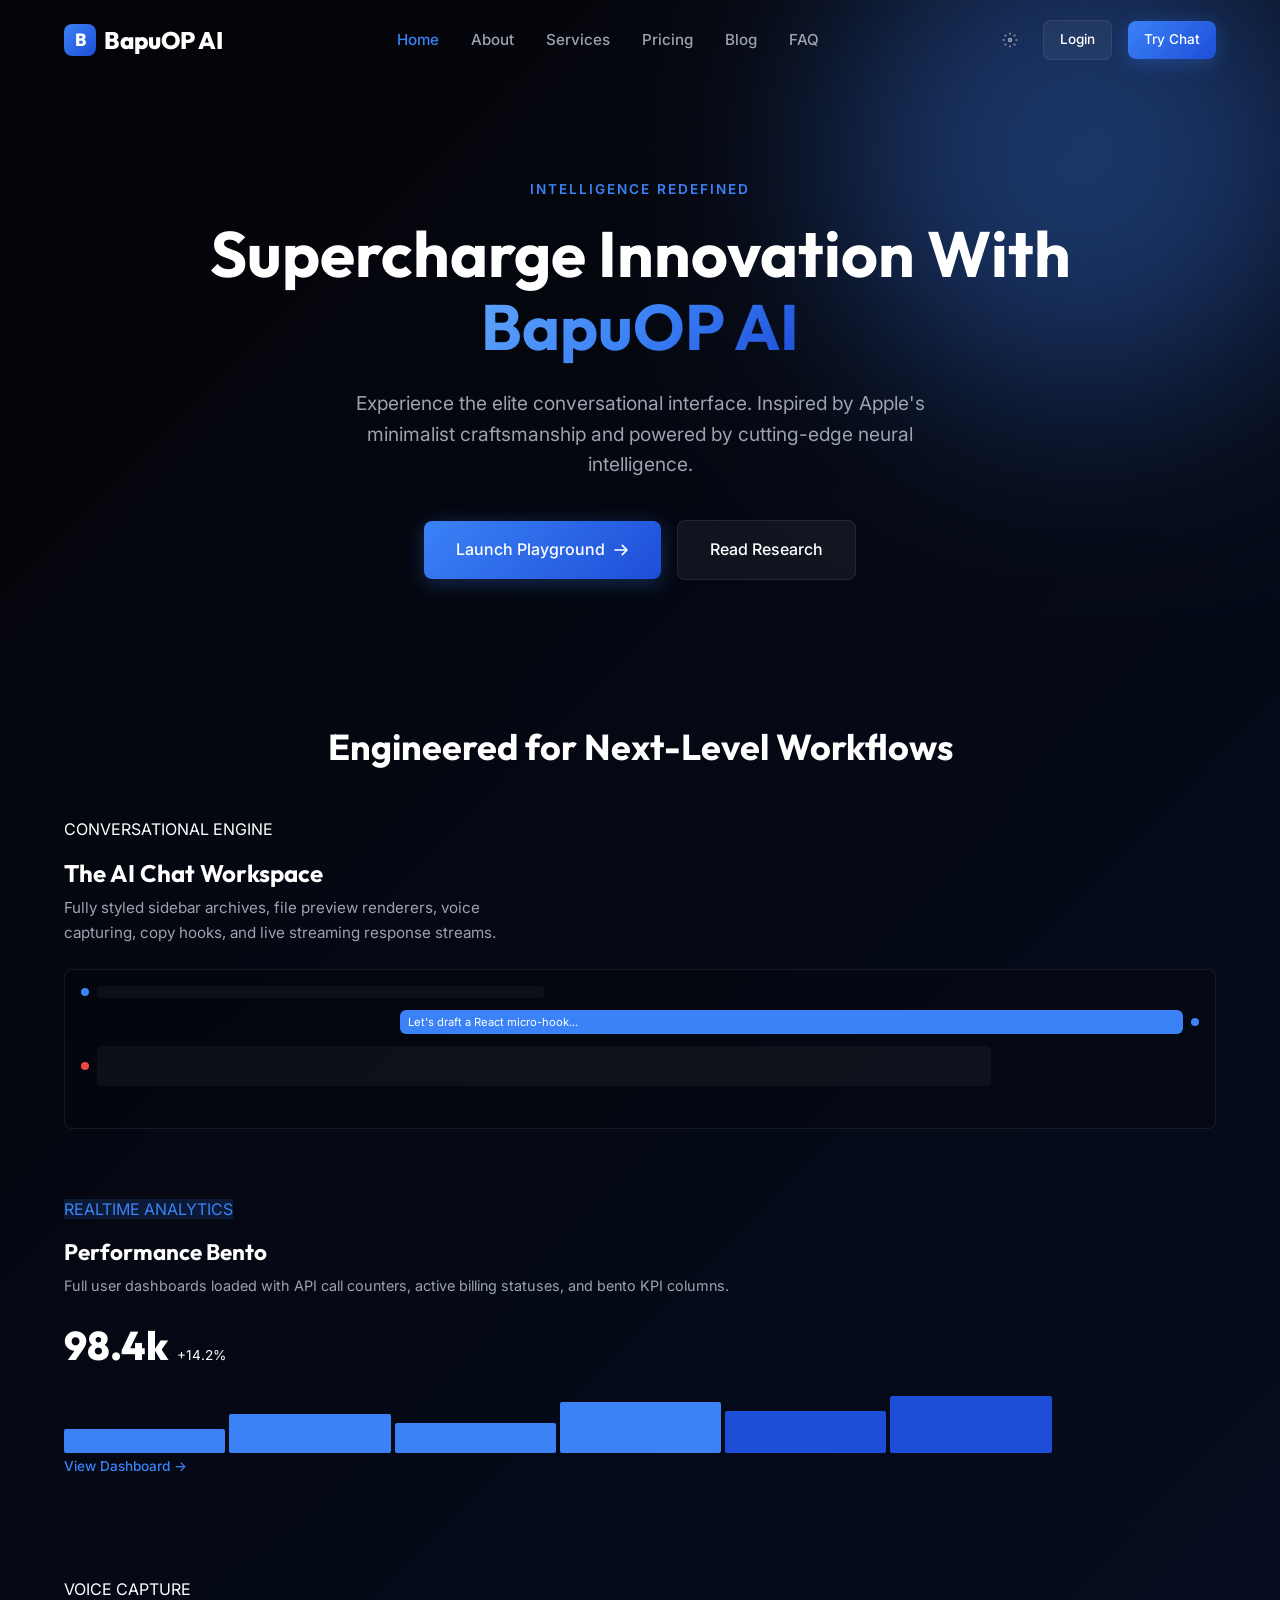
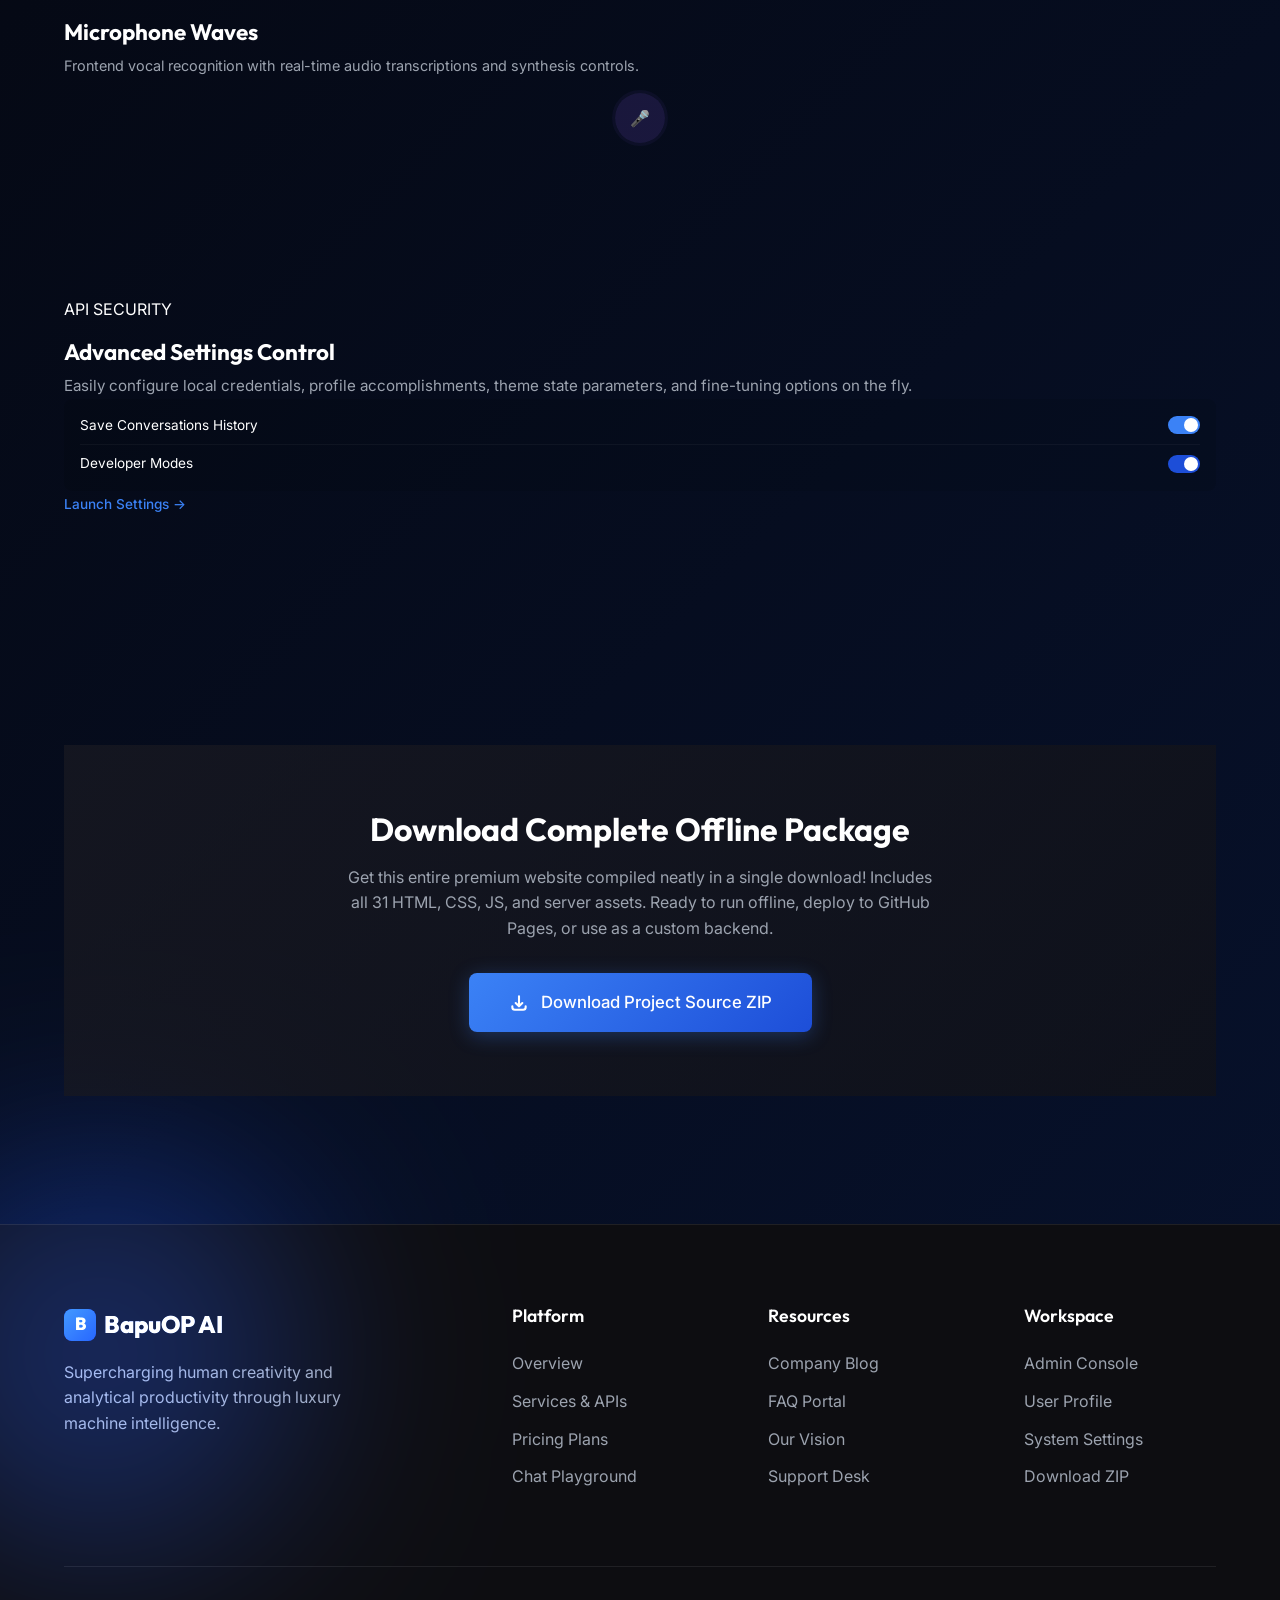
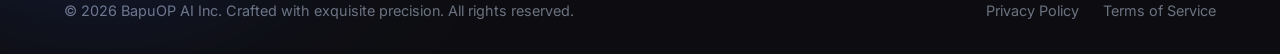
<file: index.html>
<!DOCTYPE html>
<html lang="en">
<head>
  <meta charset="UTF-8">
  <meta name="viewport" content="width=device-width, initial-scale=1.0">
  <title>BapuOP AI - Next-Generation Conversational Intelligence</title>
  
  <!-- SEO Meta Tags -->
  <meta name="description" content="Discover BapuOP AI, a premium conversational and creative AI portal designed with modern glassmorphism, responsive bento layouts, and real-time intelligence.">
  <meta name="keywords" content="AI Startup, OpenAI, ChatGPT, Perplexity, Claude, Apple Design, Machine Learning, Glassmorphism">
  
  <!-- Stylesheets -->
  <link rel="stylesheet" href="css/style.css">
  <link rel="stylesheet" href="css/animations.css">
  <link rel="stylesheet" href="css/responsive.css">
</head>
<body class="animated-gradient-bg">

  <!-- Ambient blur background shapes -->
  <div class="ambient-orb orb-1"></div>
  <div class="ambient-orb orb-2"></div>

  <!-- Background floating particles -->
  <div class="particle-container"></div>

  <!-- Cursor glow backdrop spotlight -->
  <div class="cursor-glow"></div>

  <!-- Navigation Header -->
  <header>
    <div class="container nav-container">
      <a href="index.html" class="logo" id="logo-main">
        <div class="logo-icon">B</div>
        <span>BapuOP AI</span>
      </a>
      
      <ul class="nav-menu" id="nav-menu-list">
        <li><a href="index.html" class="nav-link active">Home</a></li>
        <li><a href="about.html" class="nav-link">About</a></li>
        <li><a href="services.html" class="nav-link">Services</a></li>
        <li><a href="pricing.html" class="nav-link">Pricing</a></li>
        <li><a href="blog.html" class="nav-link">Blog</a></li>
        <li><a href="faq.html" class="nav-link">FAQ</a></li>
      </ul>
      
      <div class="nav-actions">
        <!-- Theme Toggle -->
        <button class="theme-toggle-btn" aria-label="Toggle theme">
          <!-- Moon Icon (Shown in light theme) -->
          <svg class="moon-icon" style="display:none; width: 18px; height: 18px;" fill="none" stroke="currentColor" stroke-width="2" viewBox="0 0 24 24"><path stroke-linecap="round" stroke-linejoin="round" d="M20.354 15.354A9 9 0 018.646 3.646 9.003 9.003 0 0012 21a9.003 9.003 0 008.354-5.646z"></path></svg>
          <!-- Sun Icon (Shown in dark theme) -->
          <svg class="sun-icon" style="width: 18px; height: 18px;" fill="none" stroke="currentColor" stroke-width="2" viewBox="0 0 24 24"><path stroke-linecap="round" stroke-linejoin="round" d="M12 3v1m0 16v1m9-9h-1M4 12H3m15.364-6.364l-.707.707M6.343 17.657l-.707.707m12.728 0l-.707-.707M6.343 6.343l-.707-.707M14 12a2 2 0 11-4 0 2 2 0 014 0z"></path></svg>
        </button>
        
        <a href="auth/login.html" class="btn btn-secondary" style="padding: 0.5rem 1rem; font-size: 0.85rem;">Login</a>
        <a href="chat/chat.html" class="btn btn-primary" style="padding: 0.5rem 1rem; font-size: 0.85rem;">Try Chat</a>
        
        <!-- Mobile nav toggle hamburger -->
        <button class="mobile-nav-toggle" aria-label="Toggle navigation">☰</button>
      </div>
    </div>
  </header>

  <!-- Hero Section -->
  <main style="padding-top: 8rem; position: relative; z-index: 10;">
    <section class="hero container" style="text-align: center; margin-bottom: 6rem; padding: 3rem 1.5rem;">
      <span class="reveal" style="font-size: 0.85rem; font-weight: 600; text-transform: uppercase; letter-spacing: 0.15em; color: var(--accent-primary); margin-bottom: 1rem; display: inline-block;">
        INTELLIGENCE REDEFINED
      </span>
      <h1 class="reveal reveal-delay-1" style="font-size: 4rem; margin-bottom: 1.5rem; line-height: 1.15; max-width: 900px; margin-left: auto; margin-right: auto;">
        Supercharge Innovation With <span class="gradient-text">BapuOP AI</span>
      </h1>
      <p class="reveal reveal-delay-2" style="font-size: 1.2rem; color: var(--text-secondary); max-width: 600px; margin: 0 auto 2.5rem; font-weight: 400;">
        Experience the elite conversational interface. Inspired by Apple's minimalist craftsmanship and powered by cutting-edge neural intelligence.
      </p>
      
      <div class="reveal reveal-delay-3" style="display: flex; gap: 1rem; justify-content: center; align-items: center; flex-wrap: wrap;">
        <a href="chat/chat.html" class="btn btn-primary" style="padding: 1rem 2rem; font-size: 1rem;">
          Launch Playground
          <svg style="width: 16px; height: 16px;" fill="none" stroke="currentColor" stroke-width="2.5" viewBox="0 0 24 24"><path stroke-linecap="round" stroke-linejoin="round" d="M14 5l7 7m0 0l-7 7m7-7H3"></path></svg>
        </a>
        <a href="about.html" class="btn btn-secondary" style="padding: 1rem 2rem; font-size: 1rem;">Read Research</a>
      </div>
    </section>

    <!-- Bento Grid Section -->
    <section class="container" style="margin-bottom: 8rem;">
      <h2 class="reveal" style="text-align: center; font-size: 2.25rem; margin-bottom: 3rem;">
        Engineered for Next-Level Workflows
      </h2>
      
      <div class="bento-grid">
        <!-- Bento item 1 (Full Chat Module Preview) -->
        <div class="dashboard-card bento-col-2 reveal-scale" style="height: 380px; justify-content: space-between; overflow: hidden; position: relative;">
          <div>
            <span class="model-badge">CONVERSATIONAL ENGINE</span>
            <h3 style="margin-top: 1rem; font-size: 1.5rem;">The AI Chat Workspace</h3>
            <p style="color: var(--text-secondary); font-size: 0.95rem; margin-top: 0.5rem; max-width: 480px;">
              Fully styled sidebar archives, file preview renderers, voice capturing, copy hooks, and live streaming response streams.
            </p>
          </div>
          
          <!-- Mock visual layout representing Chat -->
          <div style="background: rgba(0,0,0,0.2); border: 1px solid var(--border-color); border-radius: 8px; padding: 1rem; margin-top: 1.5rem; height: 160px; display: flex; flex-direction: column; gap: 0.75rem;">
            <div style="display: flex; gap: 0.5rem; align-items: center;">
              <div style="width: 8px; height: 8px; background: #3b82f6; border-radius: 50%;"></div>
              <div style="background: rgba(255,255,255,0.04); height: 12px; width: 40%; border-radius: 4px;"></div>
            </div>
            <div style="display: flex; gap: 0.5rem; align-items: center; align-self: flex-end; width: 100%; justify-content: flex-end;">
              <div style="background: var(--accent-primary); height: 24px; width: 70%; border-radius: 6px; padding: 0.25rem 0.5rem; font-size: 0.7rem; color: #fff;">Let's draft a React micro-hook...</div>
              <div style="width: 8px; height: 8px; background: var(--accent-primary); border-radius: 50%;"></div>
            </div>
            <div style="display: flex; gap: 0.5rem; align-items: center;">
              <div style="width: 8px; height: 8px; background: #ef4444; border-radius: 50%;"></div>
              <div style="background: rgba(255,255,255,0.04); height: 40px; width: 80%; border-radius: 4px;"></div>
            </div>
          </div>
          <a href="chat/chat.html" style="position: absolute; top:0; left:0; width:100%; height:100%; z-index:20; opacity:0;"></a>
        </div>

        <!-- Bento item 2 (Metrics/Analytics card) -->
        <div class="dashboard-card reveal-scale" style="height: 380px; justify-content: space-between;">
          <div>
            <span class="model-badge" style="background: rgba(59,130,246,0.15); color: #3b82f6; border-color: rgba(59,130,246,0.2);">REALTIME ANALYTICS</span>
            <h3 style="margin-top: 1rem; font-size: 1.4rem;">Performance Bento</h3>
            <p style="color: var(--text-secondary); font-size: 0.9rem; margin-top: 0.5rem;">
              Full user dashboards loaded with API call counters, active billing statuses, and bento KPI columns.
            </p>
          </div>
          
          <div style="display: flex; align-items: baseline; gap: 0.5rem; margin: 1rem 0;">
            <span style="font-size: 2.5rem; font-weight: 800; font-family: var(--font-display);">98.4k</span>
            <span class="trend-positive" style="font-size: 0.85rem;">+14.2%</span>
          </div>

          <div style="display: flex; gap: 0.25rem; height: 60px; align-items: flex-end;">
            <div style="background: var(--accent-primary); width: 14%; height: 40%; border-radius: 2px;"></div>
            <div style="background: var(--accent-primary); width: 14%; height: 65%; border-radius: 2px;"></div>
            <div style="background: var(--accent-primary); width: 14%; height: 50%; border-radius: 2px;"></div>
            <div style="background: var(--accent-primary); width: 14%; height: 85%; border-radius: 2px;"></div>
            <div style="background: var(--accent-secondary); width: 14%; height: 70%; border-radius: 2px;"></div>
            <div style="background: var(--accent-secondary); width: 14%; height: 95%; border-radius: 2px;"></div>
          </div>
          <a href="dashboard/dashboard.html" style="font-size: 0.85rem; color: var(--accent-primary); font-weight: 500; text-decoration: none;">View Dashboard →</a>
        </div>

        <!-- Bento item 3 (Minimalist voice toggle preview) -->
        <div class="dashboard-card reveal-scale" style="height: 320px; justify-content: space-between;">
          <div>
            <span class="model-badge">VOICE CAPTURE</span>
            <h3 style="margin-top: 1rem; font-size: 1.4rem;">Microphone Waves</h3>
            <p style="color: var(--text-secondary); font-size: 0.9rem; margin-top: 0.5rem;">
              Frontend vocal recognition with real-time audio transcriptions and synthesis controls.
            </p>
          </div>
          <div style="display: flex; justify-content: center; padding: 1rem 0;">
            <div style="width: 50px; height: 50px; border-radius: 50%; background: rgba(139, 92, 246, 0.15); display: flex; align-items: center; justify-content: center; color: var(--accent-primary); outline: 3px solid rgba(139,92,246,0.05);">🎤</div>
          </div>
        </div>

        <!-- Bento item 4 (Developer Access/Secrets panel) -->
        <div class="dashboard-card bento-col-2 reveal-scale" style="height: 320px; justify-content: space-between;">
          <div>
            <span class="model-badge">API SECURITY</span>
            <h3 style="margin-top: 1rem; font-size: 1.4rem;">Advanced Settings Control</h3>
            <p style="color: var(--text-secondary); font-size: 0.95rem; margin-top: 0.5rem;">
              Easily configure local credentials, profile accomplishments, theme state parameters, and fine-tuning options on the fly.
            </p>
          </div>
          
          <div style="display: flex; flex-direction: column; gap: 0.5rem; background: rgba(0,0,0,0.1); padding: 1rem; border-radius: 8px;">
            <div style="display: flex; justify-content: space-between; align-items: center; font-size: 0.85rem;">
              <span>Save Conversations History</span>
              <div style="width: 32px; height: 18px; background: var(--accent-primary); border-radius: 10px; position: relative;"><div style="width: 14px; height: 14px; background:#fff; border-radius:50%; position:absolute; top:2px; right:2px;"></div></div>
            </div>
            <div style="display: flex; justify-content: space-between; align-items: center; font-size: 0.85rem; border-top: 1px solid rgba(255,255,255,0.04); padding-top: 0.5rem;">
              <span>Developer Modes</span>
              <div style="width: 32px; height: 18px; background: var(--accent-secondary); border-radius: 10px; position: relative;"><div style="width: 14px; height: 14px; background:#fff; border-radius:50%; position:absolute; top:2px; right:2px;"></div></div>
            </div>
          </div>
          <a href="dashboard/settings.html" style="font-size: 0.85rem; color: var(--accent-primary); font-weight: 500; text-decoration: none;">Launch Settings →</a>
        </div>
      </div>
    </section>

    <!-- Project Download Section (Extremely helpful visual anchor!) -->
    <section class="container" style="margin-bottom: 8rem; text-align: center;">
      <div class="dashboard-card reveal-scale" style="background: linear-gradient(135deg, rgba(26,26,34,0.7) 0%, rgba(18,18,22,0.7) 100%); padding: 4rem 2rem; border-color: rgba(139, 92, 246, 0.25);">
        <h2 style="font-size: 2rem; margin-bottom: 1rem;">Download Complete Offline Package</h2>
        <p style="color: var(--text-secondary); max-width: 600px; margin: 0 auto 2rem; font-size: 1rem;">
          Get this entire premium website compiled neatly in a single download! Includes all 31 HTML, CSS, JS, and server assets. Ready to run offline, deploy to GitHub Pages, or use as a custom backend.
        </p>
        <div>
          <a href="/api/download-zip" class="btn btn-primary" style="padding: 1rem 2.5rem; font-size: 1.05rem; gap: 0.75rem;">
            <svg style="width: 20px; height: 20px;" fill="none" stroke="currentColor" stroke-width="2.5" viewBox="0 0 24 24"><path stroke-linecap="round" stroke-linejoin="round" d="M4 16v1a3 3 0 003 3h10a3 3 0 003-3v-1m-4-4l-4 4m0 0l-4-4m4 4V4"></path></svg>
            Download Project Source ZIP
          </a>
        </div>
      </div>
    </section>
  </main>

  <!-- Global Footer -->
  <footer>
    <div class="container">
      <div class="footer-grid">
        <div class="footer-info">
          <a href="index.html" class="logo">
            <div class="logo-icon">B</div>
            <span>BapuOP AI</span>
          </a>
          <p>Supercharging human creativity and analytical productivity through luxury machine intelligence.</p>
        </div>
        
        <div>
          <h4 class="footer-heading">Platform</h4>
          <ul class="footer-links">
            <li><a href="index.html">Overview</a></li>
            <li><a href="services.html">Services & APIs</a></li>
            <li><a href="pricing.html">Pricing Plans</a></li>
            <li><a href="chat/chat.html">Chat Playground</a></li>
          </ul>
        </div>
        
        <div>
          <h4 class="footer-heading">Resources</h4>
          <ul class="footer-links">
            <li><a href="blog.html">Company Blog</a></li>
            <li><a href="faq.html">FAQ Portal</a></li>
            <li><a href="about.html">Our Vision</a></li>
            <li><a href="contact.html">Support Desk</a></li>
          </ul>
        </div>

        <div>
          <h4 class="footer-heading">Workspace</h4>
          <ul class="footer-links">
            <li><a href="dashboard/dashboard.html">Admin Console</a></li>
            <li><a href="dashboard/profile.html">User Profile</a></li>
            <li><a href="dashboard/settings.html">System Settings</a></li>
            <li><a href="/api/download-zip">Download ZIP</a></li>
          </ul>
        </div>
      </div>
      
      <div class="footer-bottom">
        <span>&copy; 2026 BapuOP AI Inc. Crafted with exquisite precision. All rights reserved.</span>
        <div class="footer-legal-links">
          <a href="privacy.html">Privacy Policy</a>
          <a href="terms.html">Terms of Service</a>
        </div>
      </div>
    </div>
  </footer>

  <!-- Scripts -->
  <script src="js/theme.js"></script>
  <script src="js/animations.js"></script>
  <script src="js/main.js"></script>
</body>
</html>
</file>
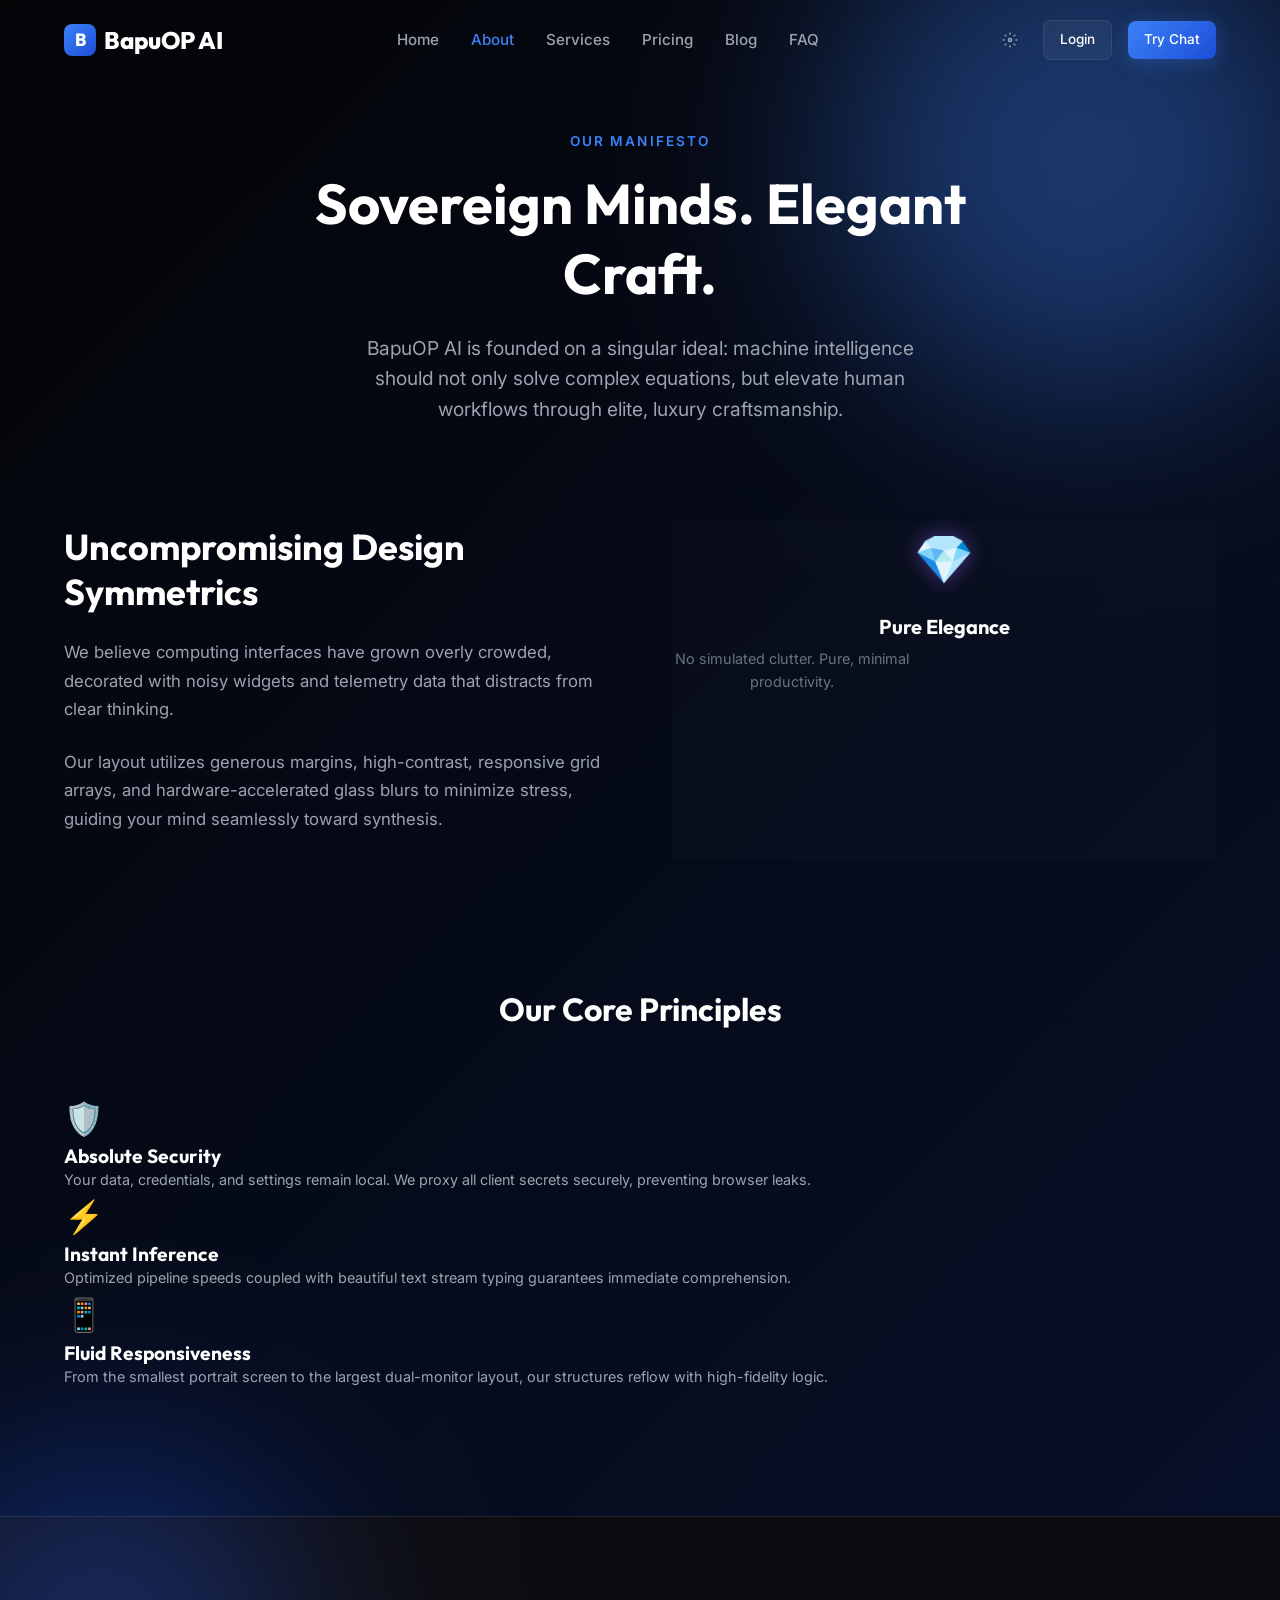
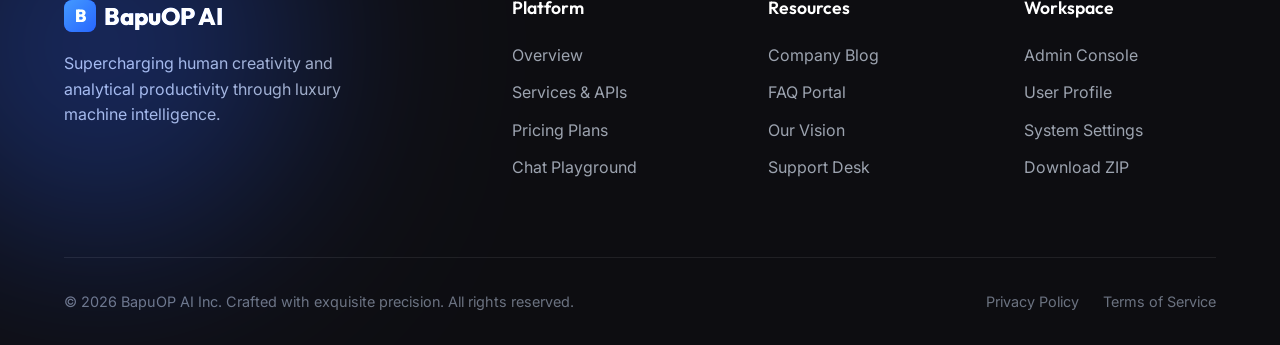
<file: about.html>
<!DOCTYPE html>
<html lang="en">
<head>
  <meta charset="UTF-8">
  <meta name="viewport" content="width=device-width, initial-scale=1.0">
  <title>About Us - BapuOP AI</title>
  <link rel="stylesheet" href="css/style.css">
  <link rel="stylesheet" href="css/animations.css">
  <link rel="stylesheet" href="css/responsive.css">
</head>
<body class="animated-gradient-bg">

  <div class="ambient-orb orb-1"></div>
  <div class="ambient-orb orb-2"></div>
  <div class="particle-container"></div>
  <div class="cursor-glow"></div>

  <!-- Navigation -->
  <header>
    <div class="container nav-container">
      <a href="index.html" class="logo">
        <div class="logo-icon">B</div>
        <span>BapuOP AI</span>
      </a>
      <ul class="nav-menu">
        <li><a href="index.html" class="nav-link">Home</a></li>
        <li><a href="about.html" class="nav-link active">About</a></li>
        <li><a href="services.html" class="nav-link">Services</a></li>
        <li><a href="pricing.html" class="nav-link">Pricing</a></li>
        <li><a href="blog.html" class="nav-link">Blog</a></li>
        <li><a href="faq.html" class="nav-link">FAQ</a></li>
      </ul>
      <div class="nav-actions">
        <button class="theme-toggle-btn" aria-label="Toggle theme">
          <svg class="moon-icon" style="display:none; width: 18px; height: 18px;" fill="none" stroke="currentColor" stroke-width="2" viewBox="0 0 24 24"><path stroke-linecap="round" stroke-linejoin="round" d="M20.354 15.354A9 9 0 018.646 3.646 9.003 9.003 0 0012 21a9.003 9.003 0 008.354-5.646z"></path></svg>
          <svg class="sun-icon" style="width: 18px; height: 18px;" fill="none" stroke="currentColor" stroke-width="2" viewBox="0 0 24 24"><path stroke-linecap="round" stroke-linejoin="round" d="M12 3v1m0 16v1m9-9h-1M4 12H3m15.364-6.364l-.707.707M6.343 17.657l-.707.707m12.728 0l-.707-.707M6.343 6.343l-.707-.707M14 12a2 2 0 11-4 0 2 2 0 014 0z"></path></svg>
        </button>
        <a href="auth/login.html" class="btn btn-secondary" style="padding: 0.5rem 1rem; font-size: 0.85rem;">Login</a>
        <a href="chat/chat.html" class="btn btn-primary" style="padding: 0.5rem 1rem; font-size: 0.85rem;">Try Chat</a>
        <button class="mobile-nav-toggle" aria-label="Toggle navigation">☰</button>
      </div>
    </div>
  </header>

  <!-- About Hero -->
  <main style="padding-top: 8rem; position: relative; z-index: 10;">
    <section class="container" style="text-align: center; margin-bottom: 6rem;">
      <span class="reveal" style="font-size: 0.85rem; font-weight: 600; text-transform: uppercase; letter-spacing: 0.15em; color: var(--accent-primary); margin-bottom: 1rem; display: inline-block;">
        OUR MANIFESTO
      </span>
      <h1 class="reveal reveal-delay-1" style="font-size: 3.5rem; margin-bottom: 1.5rem; max-width: 800px; margin-left: auto; margin-right: auto;">
        Sovereign Minds. Elegant Craft.
      </h1>
      <p class="reveal reveal-delay-2" style="font-size: 1.2rem; color: var(--text-secondary); max-width: 600px; margin: 0 auto; font-weight: 400;">
        BapuOP AI is founded on a singular ideal: machine intelligence should not only solve complex equations, but elevate human workflows through elite, luxury craftsmanship.
      </p>
    </section>

    <!-- Deep Vision Section -->
    <section class="container" style="margin-bottom: 8rem;">
      <div style="display: grid; grid-template-columns: 1fr 1fr; gap: 4rem; align-items: center;">
        <div class="reveal">
          <h2 style="font-size: 2.25rem; margin-bottom: 1.5rem;">Uncompromising Design Symmetrics</h2>
          <p style="color: var(--text-secondary); font-size: 1.05rem; margin-bottom: 1.5rem; line-height: 1.7;">
            We believe computing interfaces have grown overly crowded, decorated with noisy widgets and telemetry data that distracts from clear thinking. 
          </p>
          <p style="color: var(--text-secondary); font-size: 1.05rem; margin-bottom: 1.5rem; line-height: 1.7;">
            Our layout utilizes generous margins, high-contrast, responsive grid arrays, and hardware-accelerated glass blurs to minimize stress, guiding your mind seamlessly toward synthesis.
          </p>
        </div>
        
        <!-- Interactive visual placeholder card -->
        <div class="dashboard-card reveal-scale" style="height: 340px; justify-content: center; align-items: center; background: rgba(255,255,255,0.01);">
          <div style="text-align: center;">
            <div style="font-size: 3rem; margin-bottom: 1rem; filter: drop-shadow(0 0 10px rgba(139,92,246,0.5));">💎</div>
            <h3 style="font-size: 1.25rem; margin-bottom: 0.5rem;">Pure Elegance</h3>
            <p style="color: var(--text-muted); font-size: 0.9rem; max-width: 240px;">No simulated clutter. Pure, minimal productivity.</p>
          </div>
        </div>
      </div>
    </section>

    <!-- Values Grid -->
    <section class="container" style="margin-bottom: 8rem;">
      <h2 class="reveal" style="text-align: center; font-size: 2rem; margin-bottom: 4rem;">Our Core Principles</h2>
      
      <div class="bento-grid">
        <div class="dashboard-card reveal-scale">
          <span style="font-size: 2rem;">🛡️</span>
          <h3 style="font-size: 1.2rem;">Absolute Security</h3>
          <p style="color: var(--text-secondary); font-size: 0.9rem;">Your data, credentials, and settings remain local. We proxy all client secrets securely, preventing browser leaks.</p>
        </div>
        
        <div class="dashboard-card reveal-scale">
          <span style="font-size: 2rem;">⚡</span>
          <h3 style="font-size: 1.2rem;">Instant Inference</h3>
          <p style="color: var(--text-secondary); font-size: 0.9rem;">Optimized pipeline speeds coupled with beautiful text stream typing guarantees immediate comprehension.</p>
        </div>
        
        <div class="dashboard-card reveal-scale">
          <span style="font-size: 2rem;">📱</span>
          <h3 style="font-size: 1.2rem;">Fluid Responsiveness</h3>
          <p style="color: var(--text-secondary); font-size: 0.9rem;">From the smallest portrait screen to the largest dual-monitor layout, our structures reflow with high-fidelity logic.</p>
        </div>
      </div>
    </section>
  </main>

  <!-- Footer -->
  <footer>
    <div class="container">
      <div class="footer-grid">
        <div class="footer-info">
          <a href="index.html" class="logo">
            <div class="logo-icon">B</div>
            <span>BapuOP AI</span>
          </a>
          <p>Supercharging human creativity and analytical productivity through luxury machine intelligence.</p>
        </div>
        
        <div>
          <h4 class="footer-heading">Platform</h4>
          <ul class="footer-links">
            <li><a href="index.html">Overview</a></li>
            <li><a href="services.html">Services & APIs</a></li>
            <li><a href="pricing.html">Pricing Plans</a></li>
            <li><a href="chat/chat.html">Chat Playground</a></li>
          </ul>
        </div>
        
        <div>
          <h4 class="footer-heading">Resources</h4>
          <ul class="footer-links">
            <li><a href="blog.html">Company Blog</a></li>
            <li><a href="faq.html">FAQ Portal</a></li>
            <li><a href="about.html">Our Vision</a></li>
            <li><a href="contact.html">Support Desk</a></li>
          </ul>
        </div>

        <div>
          <h4 class="footer-heading">Workspace</h4>
          <ul class="footer-links">
            <li><a href="dashboard/dashboard.html">Admin Console</a></li>
            <li><a href="dashboard/profile.html">User Profile</a></li>
            <li><a href="dashboard/settings.html">System Settings</a></li>
            <li><a href="/api/download-zip">Download ZIP</a></li>
          </ul>
        </div>
      </div>
      
      <div class="footer-bottom">
        <span>&copy; 2026 BapuOP AI Inc. Crafted with exquisite precision. All rights reserved.</span>
        <div class="footer-legal-links">
          <a href="privacy.html">Privacy Policy</a>
          <a href="terms.html">Terms of Service</a>
        </div>
      </div>
    </div>
  </footer>

  <script src="js/theme.js"></script>
  <script src="js/animations.js"></script>
  <script src="js/main.js"></script>
</body>
</html>
</file>
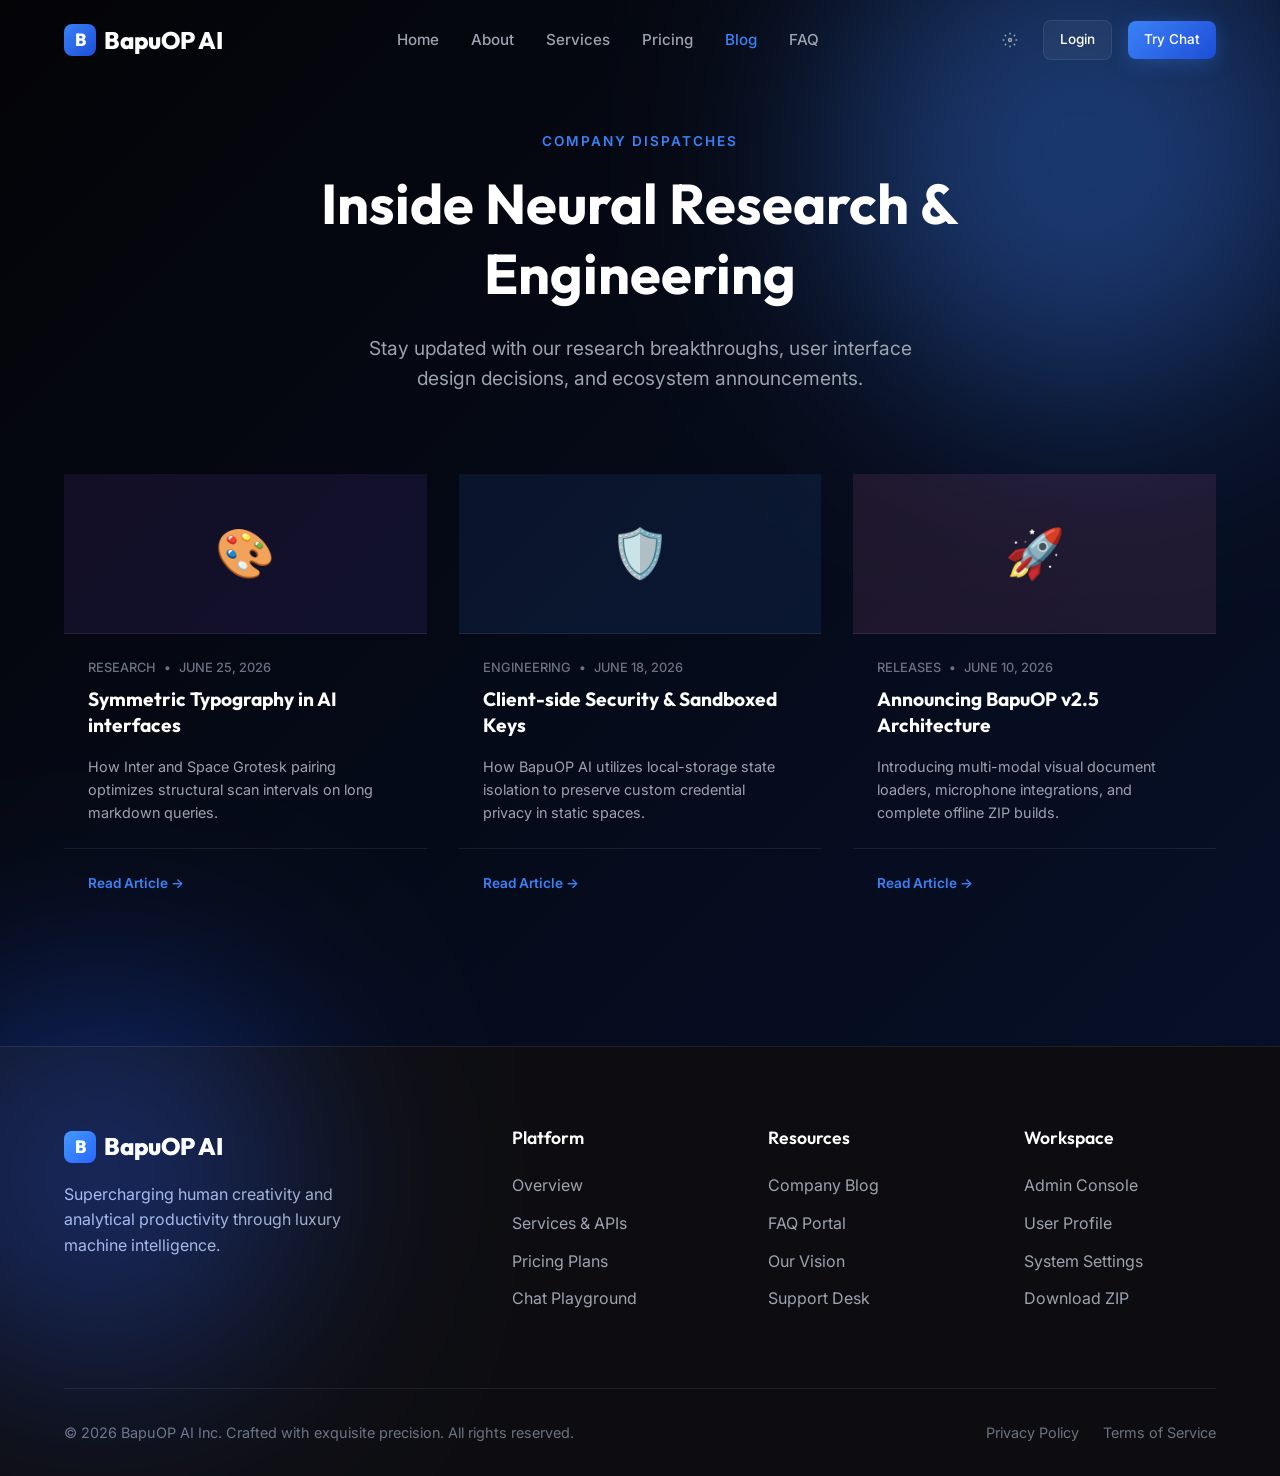
<file: blog.html>
<!DOCTYPE html>
<html lang="en">
<head>
  <meta charset="UTF-8">
  <meta name="viewport" content="width=device-width, initial-scale=1.0">
  <title>Company Blog - BapuOP AI</title>
  <link rel="stylesheet" href="css/style.css">
  <link rel="stylesheet" href="css/animations.css">
  <link rel="stylesheet" href="css/responsive.css">
</head>
<body class="animated-gradient-bg">

  <div class="ambient-orb orb-1"></div>
  <div class="ambient-orb orb-2"></div>
  <div class="particle-container"></div>
  <div class="cursor-glow"></div>

  <!-- Header -->
  <header>
    <div class="container nav-container">
      <a href="index.html" class="logo">
        <div class="logo-icon">B</div>
        <span>BapuOP AI</span>
      </a>
      <ul class="nav-menu">
        <li><a href="index.html" class="nav-link">Home</a></li>
        <li><a href="about.html" class="nav-link">About</a></li>
        <li><a href="services.html" class="nav-link">Services</a></li>
        <li><a href="pricing.html" class="nav-link">Pricing</a></li>
        <li><a href="blog.html" class="nav-link active">Blog</a></li>
        <li><a href="faq.html" class="nav-link">FAQ</a></li>
      </ul>
      <div class="nav-actions">
        <button class="theme-toggle-btn" aria-label="Toggle theme">
          <svg class="moon-icon" style="display:none; width: 18px; height: 18px;" fill="none" stroke="currentColor" stroke-width="2" viewBox="0 0 24 24"><path stroke-linecap="round" stroke-linejoin="round" d="M20.354 15.354A9 9 0 018.646 3.646 9.003 9.003 0 0012 21a9.003 9.003 0 008.354-5.646z"></path></svg>
          <svg class="sun-icon" style="width: 18px; height: 18px;" fill="none" stroke="currentColor" stroke-width="2" viewBox="0 0 24 24"><path stroke-linecap="round" stroke-linejoin="round" d="M12 3v1m0 16v1m9-9h-1M4 12H3m15.364-6.364l-.707.707M6.343 17.657l-.707.707m12.728 0l-.707-.707M6.343 6.343l-.707-.707M14 12a2 2 0 11-4 0 2 2 0 014 0z"></path></svg>
        </button>
        <a href="auth/login.html" class="btn btn-secondary" style="padding: 0.5rem 1rem; font-size: 0.85rem;">Login</a>
        <a href="chat/chat.html" class="btn btn-primary" style="padding: 0.5rem 1rem; font-size: 0.85rem;">Try Chat</a>
        <button class="mobile-nav-toggle" aria-label="Toggle navigation">☰</button>
      </div>
    </div>
  </header>

  <!-- Blog Hero -->
  <main style="padding-top: 8rem; position: relative; z-index: 10;">
    <section class="container" style="text-align: center; margin-bottom: 5rem;">
      <span class="reveal" style="font-size: 0.85rem; font-weight: 600; text-transform: uppercase; letter-spacing: 0.15em; color: var(--accent-primary); margin-bottom: 1rem; display: inline-block;">
        COMPANY DISPATCHES
      </span>
      <h1 class="reveal reveal-delay-1" style="font-size: 3.5rem; margin-bottom: 1.5rem; max-width: 800px; margin-left: auto; margin-right: auto;">
        Inside Neural Research & Engineering
      </h1>
      <p class="reveal reveal-delay-2" style="font-size: 1.2rem; color: var(--text-secondary); max-width: 600px; margin: 0 auto; font-weight: 400;">
        Stay updated with our research breakthroughs, user interface design decisions, and ecosystem announcements.
      </p>
    </section>

    <!-- Editorial grid -->
    <section class="container" style="margin-bottom: 8rem;">
      <div style="display: grid; grid-template-columns: repeat(3, 1fr); gap: 2rem;" class="bento-grid">
        
        <!-- Post 1 -->
        <article class="dashboard-card reveal-scale" style="padding: 0; overflow: hidden; height: 100%; justify-content: space-between;">
          <div style="background: rgba(139,92,246,0.1); height: 160px; display: flex; align-items: center; justify-content: center; font-size: 3rem; border-bottom: 1px solid var(--border-color);">🎨</div>
          <div style="padding: 1.5rem; display: flex; flex-direction: column; gap: 0.5rem; flex: 1;">
            <div style="display: flex; gap: 0.5rem; font-size: 0.8rem; color: var(--text-muted); font-weight: 500;">
              <span>RESEARCH</span>
              <span>•</span>
              <span>JUNE 25, 2026</span>
            </div>
            <h3 style="font-size: 1.2rem; line-height: 1.35; margin-bottom: 0.5rem;">Symmetric Typography in AI interfaces</h3>
            <p style="color: var(--text-secondary); font-size: 0.9rem; line-height: 1.6;">How Inter and Space Grotesk pairing optimizes structural scan intervals on long markdown queries.</p>
          </div>
          <div style="padding: 1.5rem; border-top: 1px solid var(--border-color); display: flex; justify-content: space-between; align-items: center;">
            <span style="font-size: 0.85rem; color: var(--accent-primary); font-weight: 600;">Read Article →</span>
          </div>
        </article>

        <!-- Post 2 -->
        <article class="dashboard-card reveal-scale" style="padding: 0; overflow: hidden; height: 100%; justify-content: space-between;">
          <div style="background: rgba(59,130,246,0.1); height: 160px; display: flex; align-items: center; justify-content: center; font-size: 3rem; border-bottom: 1px solid var(--border-color);">🛡️</div>
          <div style="padding: 1.5rem; display: flex; flex-direction: column; gap: 0.5rem; flex: 1;">
            <div style="display: flex; gap: 0.5rem; font-size: 0.8rem; color: var(--text-muted); font-weight: 500;">
              <span>ENGINEERING</span>
              <span>•</span>
              <span>JUNE 18, 2026</span>
            </div>
            <h3 style="font-size: 1.2rem; line-height: 1.35; margin-bottom: 0.5rem;">Client-side Security & Sandboxed Keys</h3>
            <p style="color: var(--text-secondary); font-size: 0.9rem; line-height: 1.6;">How BapuOP AI utilizes local-storage state isolation to preserve custom credential privacy in static spaces.</p>
          </div>
          <div style="padding: 1.5rem; border-top: 1px solid var(--border-color); display: flex; justify-content: space-between; align-items: center;">
            <span style="font-size: 0.85rem; color: var(--accent-primary); font-weight: 600;">Read Article →</span>
          </div>
        </article>

        <!-- Post 3 -->
        <article class="dashboard-card reveal-scale" style="padding: 0; overflow: hidden; height: 100%; justify-content: space-between;">
          <div style="background: rgba(244,114,182,0.1); height: 160px; display: flex; align-items: center; justify-content: center; font-size: 3rem; border-bottom: 1px solid var(--border-color);">🚀</div>
          <div style="padding: 1.5rem; display: flex; flex-direction: column; gap: 0.5rem; flex: 1;">
            <div style="display: flex; gap: 0.5rem; font-size: 0.8rem; color: var(--text-muted); font-weight: 500;">
              <span>RELEASES</span>
              <span>•</span>
              <span>JUNE 10, 2026</span>
            </div>
            <h3 style="font-size: 1.2rem; line-height: 1.35; margin-bottom: 0.5rem;">Announcing BapuOP v2.5 Architecture</h3>
            <p style="color: var(--text-secondary); font-size: 0.9rem; line-height: 1.6;">Introducing multi-modal visual document loaders, microphone integrations, and complete offline ZIP builds.</p>
          </div>
          <div style="padding: 1.5rem; border-top: 1px solid var(--border-color); display: flex; justify-content: space-between; align-items: center;">
            <span style="font-size: 0.85rem; color: var(--accent-primary); font-weight: 600;">Read Article →</span>
          </div>
        </article>

      </div>
    </section>
  </main>

  <!-- Footer -->
  <footer>
    <div class="container">
      <div class="footer-grid">
        <div class="footer-info">
          <a href="index.html" class="logo">
            <div class="logo-icon">B</div>
            <span>BapuOP AI</span>
          </a>
          <p>Supercharging human creativity and analytical productivity through luxury machine intelligence.</p>
        </div>
        
        <div>
          <h4 class="footer-heading">Platform</h4>
          <ul class="footer-links">
            <li><a href="index.html">Overview</a></li>
            <li><a href="services.html">Services & APIs</a></li>
            <li><a href="pricing.html">Pricing Plans</a></li>
            <li><a href="chat/chat.html">Chat Playground</a></li>
          </ul>
        </div>
        
        <div>
          <h4 class="footer-heading">Resources</h4>
          <ul class="footer-links">
            <li><a href="blog.html">Company Blog</a></li>
            <li><a href="faq.html">FAQ Portal</a></li>
            <li><a href="about.html">Our Vision</a></li>
            <li><a href="contact.html">Support Desk</a></li>
          </ul>
        </div>

        <div>
          <h4 class="footer-heading">Workspace</h4>
          <ul class="footer-links">
            <li><a href="dashboard/dashboard.html">Admin Console</a></li>
            <li><a href="dashboard/profile.html">User Profile</a></li>
            <li><a href="dashboard/settings.html">System Settings</a></li>
            <li><a href="/api/download-zip">Download ZIP</a></li>
          </ul>
        </div>
      </div>
      
      <div class="footer-bottom">
        <span>&copy; 2026 BapuOP AI Inc. Crafted with exquisite precision. All rights reserved.</span>
        <div class="footer-legal-links">
          <a href="privacy.html">Privacy Policy</a>
          <a href="terms.html">Terms of Service</a>
        </div>
      </div>
    </div>
  </footer>

  <script src="js/theme.js"></script>
  <script src="js/animations.js"></script>
  <script src="js/main.js"></script>
</body>
</html>
</file>
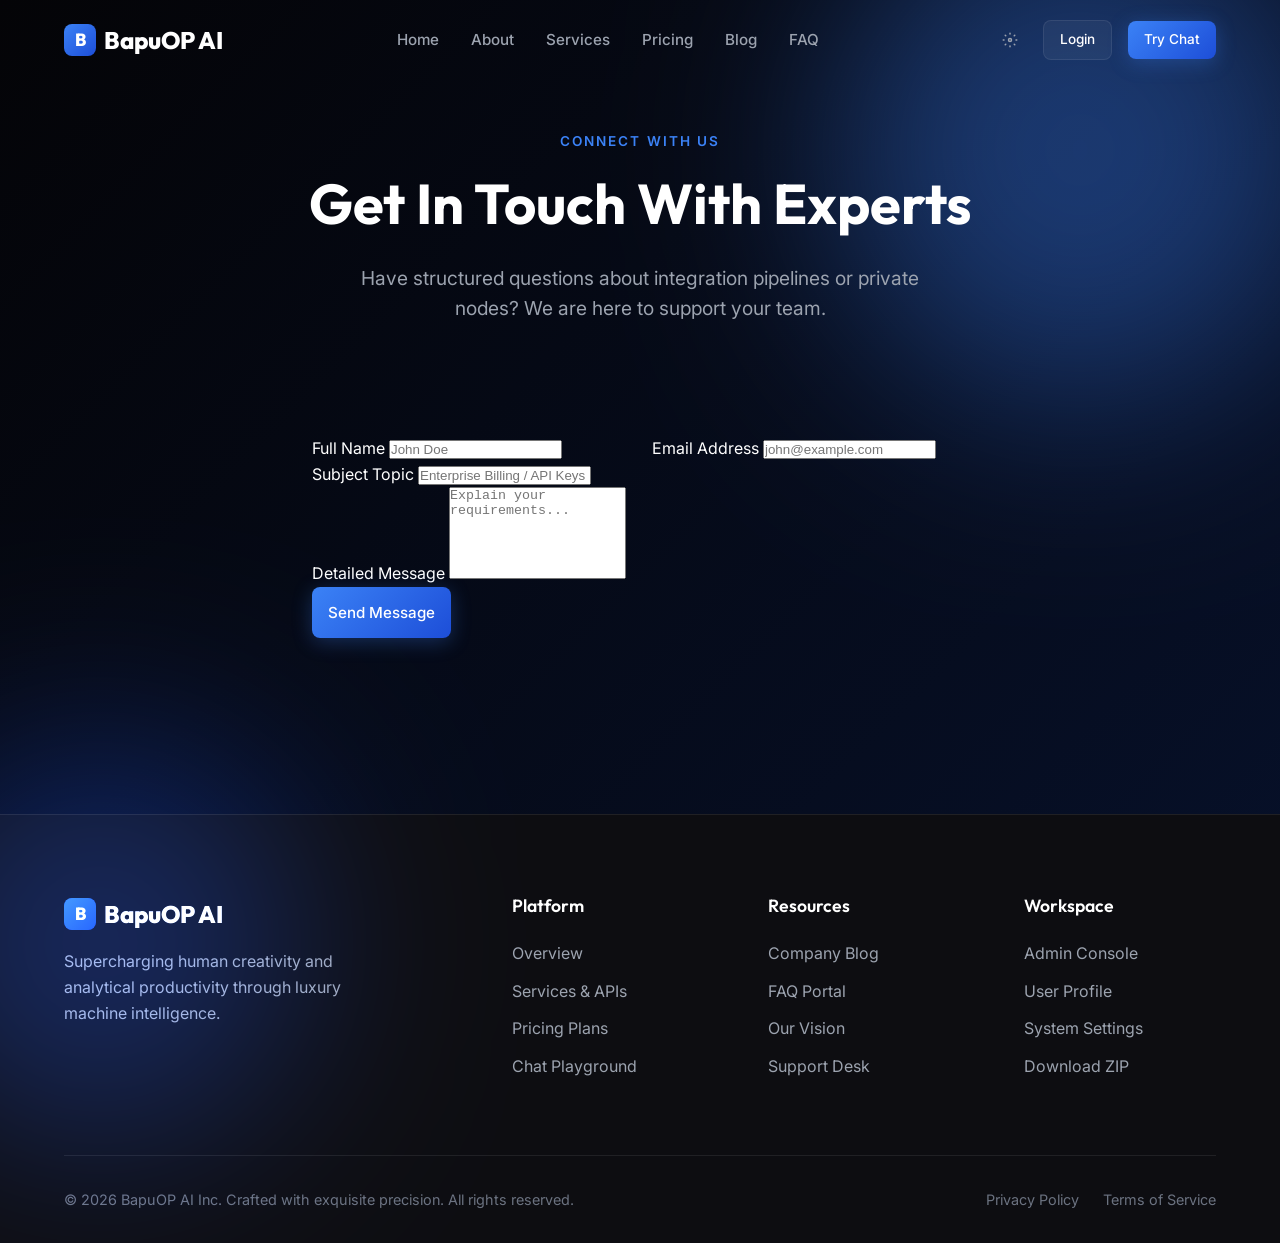
<file: contact.html>
<!DOCTYPE html>
<html lang="en">
<head>
  <meta charset="UTF-8">
  <meta name="viewport" content="width=device-width, initial-scale=1.0">
  <title>Contact Us - BapuOP AI</title>
  <link rel="stylesheet" href="css/style.css">
  <link rel="stylesheet" href="css/animations.css">
  <link rel="stylesheet" href="css/responsive.css">
</head>
<body class="animated-gradient-bg">

  <div class="ambient-orb orb-1"></div>
  <div class="ambient-orb orb-2"></div>
  <div class="particle-container"></div>
  <div class="cursor-glow"></div>

  <!-- Header -->
  <header>
    <div class="container nav-container">
      <a href="index.html" class="logo">
        <div class="logo-icon">B</div>
        <span>BapuOP AI</span>
      </a>
      <ul class="nav-menu">
        <li><a href="index.html" class="nav-link">Home</a></li>
        <li><a href="about.html" class="nav-link">About</a></li>
        <li><a href="services.html" class="nav-link">Services</a></li>
        <li><a href="pricing.html" class="nav-link">Pricing</a></li>
        <li><a href="blog.html" class="nav-link">Blog</a></li>
        <li><a href="faq.html" class="nav-link">FAQ</a></li>
      </ul>
      <div class="nav-actions">
        <button class="theme-toggle-btn" aria-label="Toggle theme">
          <svg class="moon-icon" style="display:none; width: 18px; height: 18px;" fill="none" stroke="currentColor" stroke-width="2" viewBox="0 0 24 24"><path stroke-linecap="round" stroke-linejoin="round" d="M20.354 15.354A9 9 0 018.646 3.646 9.003 9.003 0 0012 21a9.003 9.003 0 008.354-5.646z"></path></svg>
          <svg class="sun-icon" style="width: 18px; height: 18px;" fill="none" stroke="currentColor" stroke-width="2" viewBox="0 0 24 24"><path stroke-linecap="round" stroke-linejoin="round" d="M12 3v1m0 16v1m9-9h-1M4 12H3m15.364-6.364l-.707.707M6.343 17.657l-.707.707m12.728 0l-.707-.707M6.343 6.343l-.707-.707M14 12a2 2 0 11-4 0 2 2 0 014 0z"></path></svg>
        </button>
        <a href="auth/login.html" class="btn btn-secondary" style="padding: 0.5rem 1rem; font-size: 0.85rem;">Login</a>
        <a href="chat/chat.html" class="btn btn-primary" style="padding: 0.5rem 1rem; font-size: 0.85rem;">Try Chat</a>
        <button class="mobile-nav-toggle" aria-label="Toggle navigation">☰</button>
      </div>
    </div>
  </header>

  <!-- Contact Body -->
  <main style="padding-top: 8rem; position: relative; z-index: 10;">
    <section class="container" style="text-align: center; margin-bottom: 4rem;">
      <span class="reveal" style="font-size: 0.85rem; font-weight: 600; text-transform: uppercase; letter-spacing: 0.15em; color: var(--accent-primary); margin-bottom: 1rem; display: inline-block;">
        CONNECT WITH US
      </span>
      <h1 class="reveal reveal-delay-1" style="font-size: 3.5rem; margin-bottom: 1.5rem; max-width: 800px; margin-left: auto; margin-right: auto;">
        Get In Touch With Experts
      </h1>
      <p class="reveal reveal-delay-2" style="font-size: 1.2rem; color: var(--text-secondary); max-width: 600px; margin: 0 auto; font-weight: 400;">
        Have structured questions about integration pipelines or private nodes? We are here to support your team.
      </p>
    </section>

    <!-- Form layout container -->
    <section class="container" style="margin-bottom: 8rem; max-width: 800px;">
      <div class="dashboard-card reveal-scale" style="padding: 3rem;">
        <form class="auth-form" id="bapuop-contact-form">
          <div style="display: grid; grid-template-columns: 1fr 1fr; gap: 1.5rem;" class="form-grid">
            <div class="auth-group">
              <label for="contact-name" class="auth-label">Full Name</label>
              <input type="text" id="contact-name" class="auth-control" placeholder="John Doe" required>
            </div>
            <div class="auth-group">
              <label for="contact-email" class="auth-label">Email Address</label>
              <input type="email" id="contact-email" class="auth-control" placeholder="john@example.com" required>
            </div>
          </div>

          <div class="auth-group">
            <label for="contact-subject" class="auth-label">Subject Topic</label>
            <input type="text" id="contact-subject" class="auth-control" placeholder="Enterprise Billing / API Keys inquiry" required>
          </div>

          <div class="auth-group">
            <label for="contact-message" class="auth-label">Detailed Message</label>
            <textarea id="contact-message" class="auth-control" rows="6" placeholder="Explain your requirements..." style="resize: none;" required></textarea>
          </div>

          <button type="submit" class="btn btn-primary auth-btn" style="padding: 1rem;">Send Message</button>
        </form>
      </div>
    </section>
  </main>

  <!-- Footer -->
  <footer>
    <div class="container">
      <div class="footer-grid">
        <div class="footer-info">
          <a href="index.html" class="logo">
            <div class="logo-icon">B</div>
            <span>BapuOP AI</span>
          </a>
          <p>Supercharging human creativity and analytical productivity through luxury machine intelligence.</p>
        </div>
        
        <div>
          <h4 class="footer-heading">Platform</h4>
          <ul class="footer-links">
            <li><a href="index.html">Overview</a></li>
            <li><a href="services.html">Services & APIs</a></li>
            <li><a href="pricing.html">Pricing Plans</a></li>
            <li><a href="chat/chat.html">Chat Playground</a></li>
          </ul>
        </div>
        
        <div>
          <h4 class="footer-heading">Resources</h4>
          <ul class="footer-links">
            <li><a href="blog.html">Company Blog</a></li>
            <li><a href="faq.html">FAQ Portal</a></li>
            <li><a href="about.html">Our Vision</a></li>
            <li><a href="contact.html">Support Desk</a></li>
          </ul>
        </div>

        <div>
          <h4 class="footer-heading">Workspace</h4>
          <ul class="footer-links">
            <li><a href="dashboard/dashboard.html">Admin Console</a></li>
            <li><a href="dashboard/profile.html">User Profile</a></li>
            <li><a href="dashboard/settings.html">System Settings</a></li>
            <li><a href="/api/download-zip">Download ZIP</a></li>
          </ul>
        </div>
      </div>
      
      <div class="footer-bottom">
        <span>&copy; 2026 BapuOP AI Inc. Crafted with exquisite precision. All rights reserved.</span>
        <div class="footer-legal-links">
          <a href="privacy.html">Privacy Policy</a>
          <a href="terms.html">Terms of Service</a>
        </div>
      </div>
    </div>
  </footer>

  <script src="js/theme.js"></script>
  <script src="js/animations.js"></script>
  <script src="js/main.js"></script>
</body>
</html>
</file>
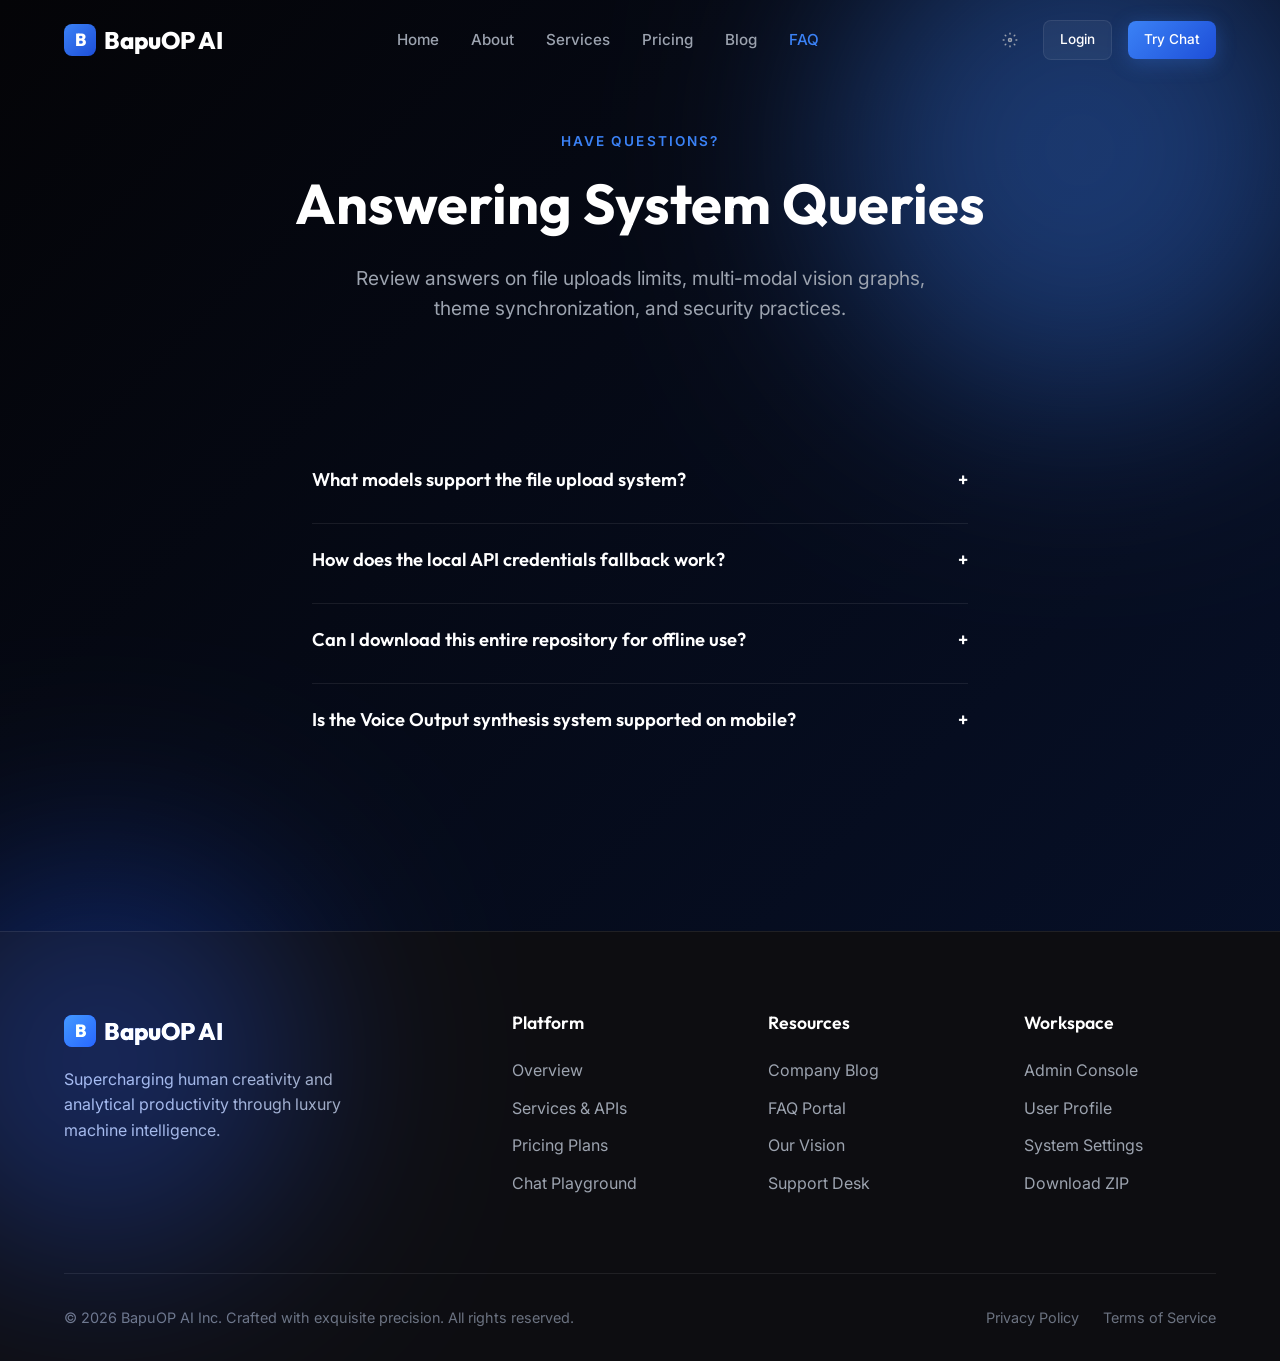
<file: faq.html>
<!DOCTYPE html>
<html lang="en">
<head>
  <meta charset="UTF-8">
  <meta name="viewport" content="width=device-width, initial-scale=1.0">
  <title>FAQ Portal - BapuOP AI</title>
  <link rel="stylesheet" href="css/style.css">
  <link rel="stylesheet" href="css/animations.css">
  <link rel="stylesheet" href="css/responsive.css">
  <style>
    /* Accordion Custom Styling */
    .faq-item {
      border-bottom: 1px solid var(--border-color);
      padding: 1.5rem 0;
    }
    .faq-item:last-child {
      border-bottom: none;
    }
    .faq-trigger {
      display: flex;
      justify-content: space-between;
      align-items: center;
      width: 100%;
      background: none;
      border: none;
      color: var(--text-primary);
      font-size: 1.15rem;
      font-weight: 600;
      cursor: pointer;
      text-align: left;
      font-family: var(--font-display);
    }
    .faq-trigger:hover {
      color: var(--accent-primary);
    }
    .faq-panel {
      max-height: 0;
      overflow: hidden;
      transition: max-height 0.3s cubic-bezier(0.4, 0, 0.2, 1);
      color: var(--text-secondary);
      font-size: 0.95rem;
      margin-top: 0.5rem;
    }
    .faq-icon {
      transition: transform 0.3s ease;
    }
    .faq-item.active .faq-panel {
      max-height: 200px; /* arbitrary height to slide down */
    }
    .faq-item.active .faq-icon {
      transform: rotate(45deg);
      color: var(--accent-primary);
    }
  </style>
</head>
<body class="animated-gradient-bg">

  <div class="ambient-orb orb-1"></div>
  <div class="ambient-orb orb-2"></div>
  <div class="particle-container"></div>
  <div class="cursor-glow"></div>

  <!-- Header -->
  <header>
    <div class="container nav-container">
      <a href="index.html" class="logo">
        <div class="logo-icon">B</div>
        <span>BapuOP AI</span>
      </a>
      <ul class="nav-menu">
        <li><a href="index.html" class="nav-link">Home</a></li>
        <li><a href="about.html" class="nav-link">About</a></li>
        <li><a href="services.html" class="nav-link">Services</a></li>
        <li><a href="pricing.html" class="nav-link">Pricing</a></li>
        <li><a href="blog.html" class="nav-link">Blog</a></li>
        <li><a href="faq.html" class="nav-link active">FAQ</a></li>
      </ul>
      <div class="nav-actions">
        <button class="theme-toggle-btn" aria-label="Toggle theme">
          <svg class="moon-icon" style="display:none; width: 18px; height: 18px;" fill="none" stroke="currentColor" stroke-width="2" viewBox="0 0 24 24"><path stroke-linecap="round" stroke-linejoin="round" d="M20.354 15.354A9 9 0 018.646 3.646 9.003 9.003 0 0012 21a9.003 9.003 0 008.354-5.646z"></path></svg>
          <svg class="sun-icon" style="width: 18px; height: 18px;" fill="none" stroke="currentColor" stroke-width="2" viewBox="0 0 24 24"><path stroke-linecap="round" stroke-linejoin="round" d="M12 3v1m0 16v1m9-9h-1M4 12H3m15.364-6.364l-.707.707M6.343 17.657l-.707.707m12.728 0l-.707-.707M6.343 6.343l-.707-.707M14 12a2 2 0 11-4 0 2 2 0 014 0z"></path></svg>
        </button>
        <a href="auth/login.html" class="btn btn-secondary" style="padding: 0.5rem 1rem; font-size: 0.85rem;">Login</a>
        <a href="chat/chat.html" class="btn btn-primary" style="padding: 0.5rem 1rem; font-size: 0.85rem;">Try Chat</a>
        <button class="mobile-nav-toggle" aria-label="Toggle navigation">☰</button>
      </div>
    </div>
  </header>

  <!-- FAQ Hero -->
  <main style="padding-top: 8rem; position: relative; z-index: 10;">
    <section class="container" style="text-align: center; margin-bottom: 5rem;">
      <span class="reveal" style="font-size: 0.85rem; font-weight: 600; text-transform: uppercase; letter-spacing: 0.15em; color: var(--accent-primary); margin-bottom: 1rem; display: inline-block;">
        HAVE QUESTIONS?
      </span>
      <h1 class="reveal reveal-delay-1" style="font-size: 3.5rem; margin-bottom: 1.5rem; max-width: 800px; margin-left: auto; margin-right: auto;">
        Answering System Queries
      </h1>
      <p class="reveal reveal-delay-2" style="font-size: 1.2rem; color: var(--text-secondary); max-width: 600px; margin: 0 auto; font-weight: 400;">
        Review answers on file uploads limits, multi-modal vision graphs, theme synchronization, and security practices.
      </p>
    </section>

    <!-- FAQ Accordion List -->
    <section class="container" style="margin-bottom: 8rem; max-width: 800px;">
      <div class="dashboard-card reveal-scale" style="padding: 2.5rem 3rem;">
        
        <!-- Accordion 1 -->
        <div class="faq-item">
          <button class="faq-trigger">
            <span>What models support the file upload system?</span>
            <span class="faq-icon">+</span>
          </button>
          <div class="faq-panel">
            <p>Our premium Multi-modal Vision engine is optimized for scanning text documents, code frameworks, PDFs, and high-resolution images. It processes uploaded bytes on the server side to deliver precise summaries directly to your chat playgroup.</p>
          </div>
        </div>

        <!-- Accordion 2 -->
        <div class="faq-item">
          <button class="faq-trigger">
            <span>How does the local API credentials fallback work?</span>
            <span class="faq-icon">+</span>
          </button>
          <div class="faq-panel">
            <p>BapuOP AI includes a hybrid security mechanism. When running on static services (like GitHub Pages), you can safely enter your private custom Gemini API Key in Settings. It is stored exclusively inside your local-storage sandbox, sending headers only to official model endpoints.</p>
          </div>
        </div>

        <!-- Accordion 3 -->
        <div class="faq-item">
          <button class="faq-trigger">
            <span>Can I download this entire repository for offline use?</span>
            <span class="faq-icon">+</span>
          </button>
          <div class="faq-panel">
            <p>Yes! We have designed a real, physical zipping endpoint `/api/download-zip` that instantly bundles all 31 HTML, CSS, JS, and server-side assets into a downloadable folder. Perfect for local prototyping, offline research, or quick hosting migrations.</p>
          </div>
        </div>

        <!-- Accordion 4 -->
        <div class="faq-item">
          <button class="faq-trigger">
            <span>Is the Voice Output synthesis system supported on mobile?</span>
            <span class="faq-icon">+</span>
          </button>
          <div class="faq-panel">
            <p>Yes! Our Voice synthesis (Text-to-Speech) and mic capture (Speech-to-Text) modules utilize the native HTML5 SpeechSynthesis and SpeechRecognition APIs, which are fully supported on responsive mobile browsers and tablets.</p>
          </div>
        </div>

      </div>
    </section>
  </main>

  <!-- Footer -->
  <footer>
    <div class="container">
      <div class="footer-grid">
        <div class="footer-info">
          <a href="index.html" class="logo">
            <div class="logo-icon">B</div>
            <span>BapuOP AI</span>
          </a>
          <p>Supercharging human creativity and analytical productivity through luxury machine intelligence.</p>
        </div>
        
        <div>
          <h4 class="footer-heading">Platform</h4>
          <ul class="footer-links">
            <li><a href="index.html">Overview</a></li>
            <li><a href="services.html">Services & APIs</a></li>
            <li><a href="pricing.html">Pricing Plans</a></li>
            <li><a href="chat/chat.html">Chat Playground</a></li>
          </ul>
        </div>
        
        <div>
          <h4 class="footer-heading">Resources</h4>
          <ul class="footer-links">
            <li><a href="blog.html">Company Blog</a></li>
            <li><a href="faq.html">FAQ Portal</a></li>
            <li><a href="about.html">Our Vision</a></li>
            <li><a href="contact.html">Support Desk</a></li>
          </ul>
        </div>

        <div>
          <h4 class="footer-heading">Workspace</h4>
          <ul class="footer-links">
            <li><a href="dashboard/dashboard.html">Admin Console</a></li>
            <li><a href="dashboard/profile.html">User Profile</a></li>
            <li><a href="dashboard/settings.html">System Settings</a></li>
            <li><a href="/api/download-zip">Download ZIP</a></li>
          </ul>
        </div>
      </div>
      
      <div class="footer-bottom">
        <span>&copy; 2026 BapuOP AI Inc. Crafted with exquisite precision. All rights reserved.</span>
        <div class="footer-legal-links">
          <a href="privacy.html">Privacy Policy</a>
          <a href="terms.html">Terms of Service</a>
        </div>
      </div>
    </div>
  </footer>

  <script src="js/theme.js"></script>
  <script src="js/animations.js"></script>
  <script src="js/main.js"></script>

  <!-- Simple Accordion Logic -->
  <script>
    document.addEventListener('DOMContentLoaded', () => {
      const items = document.querySelectorAll('.faq-item');
      items.forEach(item => {
        const trigger = item.querySelector('.faq-trigger');
        trigger.addEventListener('click', () => {
          const isActive = item.classList.contains('active');
          
          // Collapse all first
          items.forEach(i => i.classList.remove('active'));
          items.forEach(i => i.querySelector('.faq-panel').style.maxHeight = null);
          
          if (!isActive) {
            item.classList.add('active');
            const panel = item.querySelector('.faq-panel');
            panel.style.maxHeight = panel.scrollHeight + 'px';
          }
        });
      });
    });
  </script>
</body>
</html>
</file>
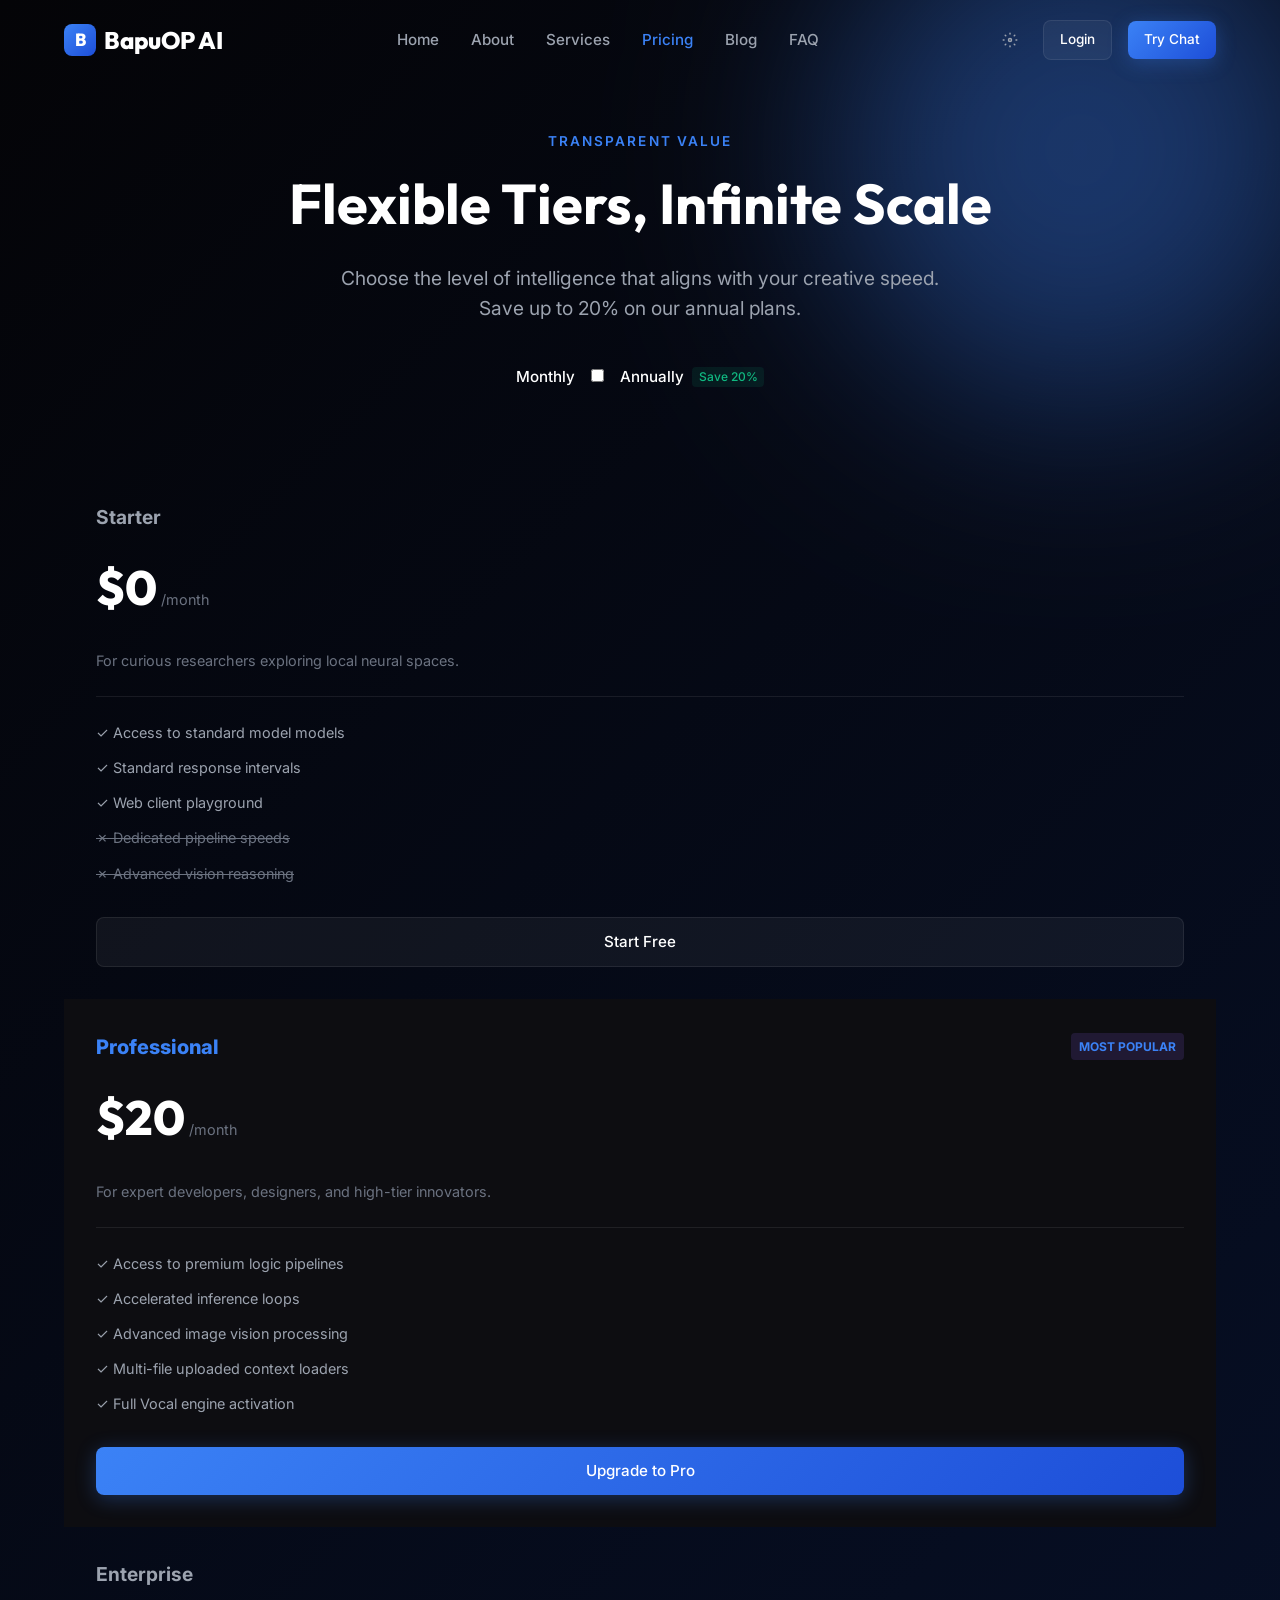
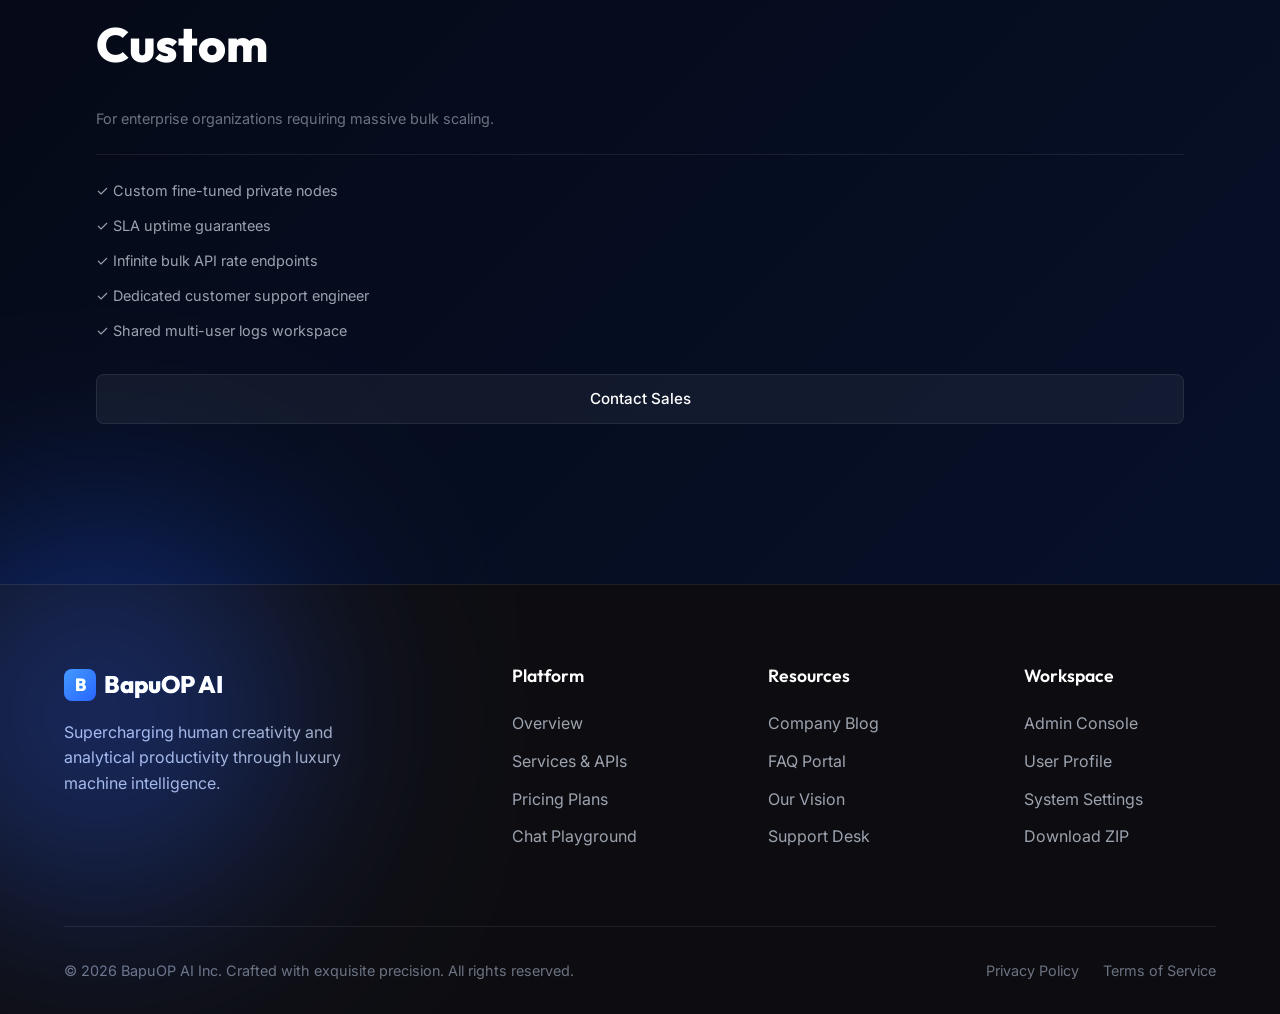
<file: pricing.html>
<!DOCTYPE html>
<html lang="en">
<head>
  <meta charset="UTF-8">
  <meta name="viewport" content="width=device-width, initial-scale=1.0">
  <title>Pricing Plans - BapuOP AI</title>
  <link rel="stylesheet" href="css/style.css">
  <link rel="stylesheet" href="css/animations.css">
  <link rel="stylesheet" href="css/responsive.css">
</head>
<body class="animated-gradient-bg">

  <div class="ambient-orb orb-1"></div>
  <div class="ambient-orb orb-2"></div>
  <div class="particle-container"></div>
  <div class="cursor-glow"></div>

  <!-- Header -->
  <header>
    <div class="container nav-container">
      <a href="index.html" class="logo">
        <div class="logo-icon">B</div>
        <span>BapuOP AI</span>
      </a>
      <ul class="nav-menu">
        <li><a href="index.html" class="nav-link">Home</a></li>
        <li><a href="about.html" class="nav-link">About</a></li>
        <li><a href="services.html" class="nav-link">Services</a></li>
        <li><a href="pricing.html" class="nav-link active">Pricing</a></li>
        <li><a href="blog.html" class="nav-link">Blog</a></li>
        <li><a href="faq.html" class="nav-link">FAQ</a></li>
      </ul>
      <div class="nav-actions">
        <button class="theme-toggle-btn" aria-label="Toggle theme">
          <svg class="moon-icon" style="display:none; width: 18px; height: 18px;" fill="none" stroke="currentColor" stroke-width="2" viewBox="0 0 24 24"><path stroke-linecap="round" stroke-linejoin="round" d="M20.354 15.354A9 9 0 018.646 3.646 9.003 9.003 0 0012 21a9.003 9.003 0 008.354-5.646z"></path></svg>
          <svg class="sun-icon" style="width: 18px; height: 18px;" fill="none" stroke="currentColor" stroke-width="2" viewBox="0 0 24 24"><path stroke-linecap="round" stroke-linejoin="round" d="M12 3v1m0 16v1m9-9h-1M4 12H3m15.364-6.364l-.707.707M6.343 17.657l-.707.707m12.728 0l-.707-.707M6.343 6.343l-.707-.707M14 12a2 2 0 11-4 0 2 2 0 014 0z"></path></svg>
        </button>
        <a href="auth/login.html" class="btn btn-secondary" style="padding: 0.5rem 1rem; font-size: 0.85rem;">Login</a>
        <a href="chat/chat.html" class="btn btn-primary" style="padding: 0.5rem 1rem; font-size: 0.85rem;">Try Chat</a>
        <button class="mobile-nav-toggle" aria-label="Toggle navigation">☰</button>
      </div>
    </div>
  </header>

  <!-- Pricing Hero -->
  <main style="padding-top: 8rem; position: relative; z-index: 10;">
    <section class="container" style="text-align: center; margin-bottom: 5rem;">
      <span class="reveal" style="font-size: 0.85rem; font-weight: 600; text-transform: uppercase; letter-spacing: 0.15em; color: var(--accent-primary); margin-bottom: 1rem; display: inline-block;">
        TRANSPARENT VALUE
      </span>
      <h1 class="reveal reveal-delay-1" style="font-size: 3.5rem; margin-bottom: 1.5rem; max-width: 800px; margin-left: auto; margin-right: auto;">
        Flexible Tiers, Infinite Scale
      </h1>
      <p class="reveal reveal-delay-2" style="font-size: 1.2rem; color: var(--text-secondary); max-width: 600px; margin: 0 auto 2.5rem; font-weight: 400;">
        Choose the level of intelligence that aligns with your creative speed. Save up to 20% on our annual plans.
      </p>

      <!-- Toggle Billing Billing Switcher -->
      <div class="reveal reveal-delay-3" style="display: flex; align-items: center; justify-content: center; gap: 1rem;">
        <span style="font-weight: 500; font-size: 0.95rem;">Monthly</span>
        <label class="switch">
          <input type="checkbox" id="pricing-billing-switch">
          <span class="slider"></span>
        </label>
        <span style="font-weight: 500; font-size: 0.95rem;">Annually <span style="font-size: 0.75rem; color: #10b981; background: rgba(16,185,129,0.1); padding: 0.15rem 0.4rem; border-radius: 4px; margin-left: 0.25rem;">Save 20%</span></span>
      </div>
    </section>

    <!-- Pricing Cards Grid -->
    <section class="container" style="margin-bottom: 8rem;">
      <div class="bento-grid">
        
        <!-- Starter Card -->
        <div class="dashboard-card reveal-scale" style="justify-content: space-between; padding: 2rem;">
          <div>
            <div style="font-size: 1.2rem; font-weight: 700; color: var(--text-secondary);">Starter</div>
            <div style="margin-top: 1rem; margin-bottom: 1.5rem;">
              <span style="font-size: 3rem; font-weight: 800; font-family: var(--font-display);" class="pricing-val" data-monthly="0" data-annual="0">$0</span>
              <span style="color: var(--text-muted); font-size: 0.9rem;">/month</span>
            </div>
            <p style="color: var(--text-muted); font-size: 0.9rem; margin-bottom: 1.5rem;">For curious researchers exploring local neural spaces.</p>
            
            <ul style="list-style: none; display: flex; flex-direction: column; gap: 0.75rem; border-top: 1px solid var(--border-color); padding-top: 1.5rem;">
              <li style="font-size: 0.9rem; color: var(--text-secondary);">✓ Access to standard model models</li>
              <li style="font-size: 0.9rem; color: var(--text-secondary);">✓ Standard response intervals</li>
              <li style="font-size: 0.9rem; color: var(--text-secondary);">✓ Web client playground</li>
              <li style="font-size: 0.9rem; color: var(--text-muted); text-decoration: line-through;">✗ Dedicated pipeline speeds</li>
              <li style="font-size: 0.9rem; color: var(--text-muted); text-decoration: line-through;">✗ Advanced vision reasoning</li>
            </ul>
          </div>
          <a href="chat/chat.html" class="btn btn-secondary" style="width: 100%; margin-top: 2rem;">Start Free</a>
        </div>

        <!-- Pro Card (Highlighted Glow) -->
        <div class="dashboard-card reveal-scale glow-card-ring" style="justify-content: space-between; padding: 0; min-height: 460px;">
          <div class="glow-card-ring-content" style="padding: 2rem; display: flex; flex-direction: column; justify-content: space-between; height: 100%;">
            <div>
              <div style="display: flex; justify-content: space-between; align-items: center;">
                <span style="font-size: 1.25rem; font-weight: 800; color: var(--accent-primary);">Professional</span>
                <span style="font-size: 0.75rem; font-weight: bold; background: rgba(139,92,246,0.15); color: var(--accent-primary); padding: 0.25rem 0.5rem; border-radius: 4px;">MOST POPULAR</span>
              </div>
              <div style="margin-top: 1rem; margin-bottom: 1.5rem;">
                <span style="font-size: 3rem; font-weight: 800; font-family: var(--font-display);" class="pricing-val" data-monthly="20" data-annual="16">$20</span>
                <span style="color: var(--text-muted); font-size: 0.9rem;">/month</span>
              </div>
              <p style="color: var(--text-muted); font-size: 0.9rem; margin-bottom: 1.5rem;">For expert developers, designers, and high-tier innovators.</p>
              
              <ul style="list-style: none; display: flex; flex-direction: column; gap: 0.75rem; border-top: 1px solid var(--border-color); padding-top: 1.5rem;">
                <li style="font-size: 0.9rem; color: var(--text-secondary);">✓ Access to premium logic pipelines</li>
                <li style="font-size: 0.9rem; color: var(--text-secondary);">✓ Accelerated inference loops</li>
                <li style="font-size: 0.9rem; color: var(--text-secondary);">✓ Advanced image vision processing</li>
                <li style="font-size: 0.9rem; color: var(--text-secondary);">✓ Multi-file uploaded context loaders</li>
                <li style="font-size: 0.9rem; color: var(--text-secondary);">✓ Full Vocal engine activation</li>
              </ul>
            </div>
            <a href="auth/signup.html" class="btn btn-primary" style="width: 100%; margin-top: 2rem;">Upgrade to Pro</a>
          </div>
        </div>

        <!-- Enterprise Card -->
        <div class="dashboard-card reveal-scale" style="justify-content: space-between; padding: 2rem;">
          <div>
            <div style="font-size: 1.2rem; font-weight: 700; color: var(--text-secondary);">Enterprise</div>
            <div style="margin-top: 1rem; margin-bottom: 1.5rem;">
              <span style="font-size: 3rem; font-weight: 800; font-family: var(--font-display);">Custom</span>
            </div>
            <p style="color: var(--text-muted); font-size: 0.9rem; margin-bottom: 1.5rem;">For enterprise organizations requiring massive bulk scaling.</p>
            
            <ul style="list-style: none; display: flex; flex-direction: column; gap: 0.75rem; border-top: 1px solid var(--border-color); padding-top: 1.5rem;">
              <li style="font-size: 0.9rem; color: var(--text-secondary);">✓ Custom fine-tuned private nodes</li>
              <li style="font-size: 0.9rem; color: var(--text-secondary);">✓ SLA uptime guarantees</li>
              <li style="font-size: 0.9rem; color: var(--text-secondary);">✓ Infinite bulk API rate endpoints</li>
              <li style="font-size: 0.9rem; color: var(--text-secondary);">✓ Dedicated customer support engineer</li>
              <li style="font-size: 0.9rem; color: var(--text-secondary);">✓ Shared multi-user logs workspace</li>
            </ul>
          </div>
          <a href="contact.html" class="btn btn-secondary" style="width: 100%; margin-top: 2rem;">Contact Sales</a>
        </div>

      </div>
    </section>
  </main>

  <!-- Footer -->
  <footer>
    <div class="container">
      <div class="footer-grid">
        <div class="footer-info">
          <a href="index.html" class="logo">
            <div class="logo-icon">B</div>
            <span>BapuOP AI</span>
          </a>
          <p>Supercharging human creativity and analytical productivity through luxury machine intelligence.</p>
        </div>
        
        <div>
          <h4 class="footer-heading">Platform</h4>
          <ul class="footer-links">
            <li><a href="index.html">Overview</a></li>
            <li><a href="services.html">Services & APIs</a></li>
            <li><a href="pricing.html">Pricing Plans</a></li>
            <li><a href="chat/chat.html">Chat Playground</a></li>
          </ul>
        </div>
        
        <div>
          <h4 class="footer-heading">Resources</h4>
          <ul class="footer-links">
            <li><a href="blog.html">Company Blog</a></li>
            <li><a href="faq.html">FAQ Portal</a></li>
            <li><a href="about.html">Our Vision</a></li>
            <li><a href="contact.html">Support Desk</a></li>
          </ul>
        </div>

        <div>
          <h4 class="footer-heading">Workspace</h4>
          <ul class="footer-links">
            <li><a href="dashboard/dashboard.html">Admin Console</a></li>
            <li><a href="dashboard/profile.html">User Profile</a></li>
            <li><a href="dashboard/settings.html">System Settings</a></li>
            <li><a href="/api/download-zip">Download ZIP</a></li>
          </ul>
        </div>
      </div>
      
      <div class="footer-bottom">
        <span>&copy; 2026 BapuOP AI Inc. Crafted with exquisite precision. All rights reserved.</span>
        <div class="footer-legal-links">
          <a href="privacy.html">Privacy Policy</a>
          <a href="terms.html">Terms of Service</a>
        </div>
      </div>
    </div>
  </footer>

  <script src="js/theme.js"></script>
  <script src="js/animations.js"></script>
  <script src="js/main.js"></script>

  <!-- Simple script for interactive billing switch -->
  <script>
    document.addEventListener('DOMContentLoaded', () => {
      const switcher = document.getElementById('pricing-billing-switch');
      const pricingVals = document.querySelectorAll('.pricing-val');

      switcher.addEventListener('change', () => {
        const isAnnual = switcher.checked;
        pricingVals.forEach(val => {
          const m = val.getAttribute('data-monthly');
          const a = val.getAttribute('data-annual');
          if (isAnnual) {
            val.textContent = `$${a}`;
          } else {
            val.textContent = `$${m}`;
          }
        });
      });
    });
  </script>
</body>
</html>
</file>
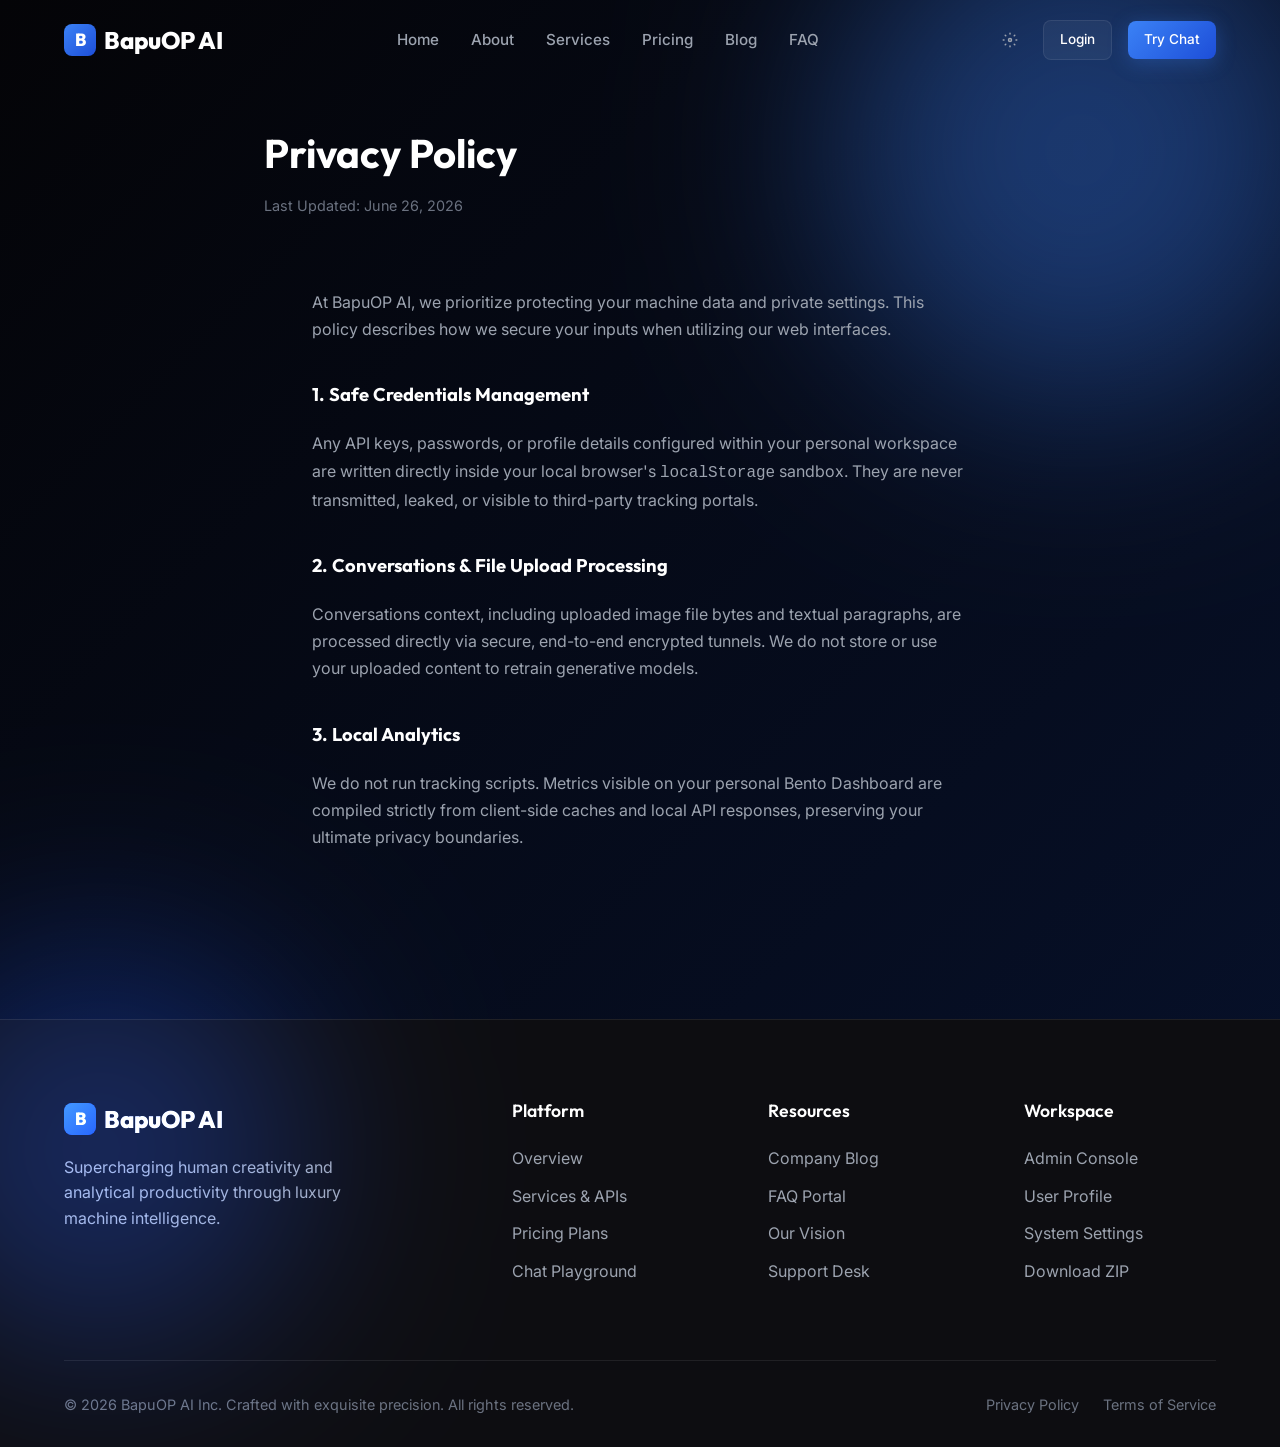
<file: privacy.html>
<!DOCTYPE html>
<html lang="en">
<head>
  <meta charset="UTF-8">
  <meta name="viewport" content="width=device-width, initial-scale=1.0">
  <title>Privacy Policy - BapuOP AI</title>
  <link rel="stylesheet" href="css/style.css">
  <link rel="stylesheet" href="css/animations.css">
  <link rel="stylesheet" href="css/responsive.css">
</head>
<body class="animated-gradient-bg">

  <div class="ambient-orb orb-1"></div>
  <div class="ambient-orb orb-2"></div>
  <div class="particle-container"></div>
  <div class="cursor-glow"></div>

  <!-- Header -->
  <header>
    <div class="container nav-container">
      <a href="index.html" class="logo">
        <div class="logo-icon">B</div>
        <span>BapuOP AI</span>
      </a>
      <ul class="nav-menu">
        <li><a href="index.html" class="nav-link">Home</a></li>
        <li><a href="about.html" class="nav-link">About</a></li>
        <li><a href="services.html" class="nav-link">Services</a></li>
        <li><a href="pricing.html" class="nav-link">Pricing</a></li>
        <li><a href="blog.html" class="nav-link">Blog</a></li>
        <li><a href="faq.html" class="nav-link">FAQ</a></li>
      </ul>
      <div class="nav-actions">
        <button class="theme-toggle-btn" aria-label="Toggle theme">
          <svg class="moon-icon" style="display:none; width: 18px; height: 18px;" fill="none" stroke="currentColor" stroke-width="2" viewBox="0 0 24 24"><path stroke-linecap="round" stroke-linejoin="round" d="M20.354 15.354A9 9 0 018.646 3.646 9.003 9.003 0 0012 21a9.003 9.003 0 008.354-5.646z"></path></svg>
          <svg class="sun-icon" style="width: 18px; height: 18px;" fill="none" stroke="currentColor" stroke-width="2" viewBox="0 0 24 24"><path stroke-linecap="round" stroke-linejoin="round" d="M12 3v1m0 16v1m9-9h-1M4 12H3m15.364-6.364l-.707.707M6.343 17.657l-.707.707m12.728 0l-.707-.707M6.343 6.343l-.707-.707M14 12a2 2 0 11-4 0 2 2 0 014 0z"></path></svg>
        </button>
        <a href="auth/login.html" class="btn btn-secondary" style="padding: 0.5rem 1rem; font-size: 0.85rem;">Login</a>
        <a href="chat/chat.html" class="btn btn-primary" style="padding: 0.5rem 1rem; font-size: 0.85rem;">Try Chat</a>
        <button class="mobile-nav-toggle" aria-label="Toggle navigation">☰</button>
      </div>
    </div>
  </header>

  <!-- Content -->
  <main style="padding-top: 8rem; position: relative; z-index: 10;">
    <section class="container" style="max-width: 800px; margin-bottom: 8rem;">
      <h1 style="font-size: 2.5rem; margin-bottom: 1rem;">Privacy Policy</h1>
      <p style="color: var(--text-muted); font-size: 0.9rem; margin-bottom: 2rem;">Last Updated: June 26, 2026</p>
      
      <div class="dashboard-card" style="padding: 2.5rem 3rem; display: flex; flex-direction: column; gap: 1.5rem; line-height: 1.7; color: var(--text-secondary);">
        <p>At BapuOP AI, we prioritize protecting your machine data and private settings. This policy describes how we secure your inputs when utilizing our web interfaces.</p>
        
        <h3 style="color: var(--text-primary); font-size: 1.15rem; margin-top: 1rem;">1. Safe Credentials Management</h3>
        <p>Any API keys, passwords, or profile details configured within your personal workspace are written directly inside your local browser's <code>localStorage</code> sandbox. They are never transmitted, leaked, or visible to third-party tracking portals.</p>

        <h3 style="color: var(--text-primary); font-size: 1.15rem; margin-top: 1rem;">2. Conversations & File Upload Processing</h3>
        <p>Conversations context, including uploaded image file bytes and textual paragraphs, are processed directly via secure, end-to-end encrypted tunnels. We do not store or use your uploaded content to retrain generative models.</p>

        <h3 style="color: var(--text-primary); font-size: 1.15rem; margin-top: 1rem;">3. Local Analytics</h3>
        <p>We do not run tracking scripts. Metrics visible on your personal Bento Dashboard are compiled strictly from client-side caches and local API responses, preserving your ultimate privacy boundaries.</p>
      </div>
    </section>
  </main>

  <!-- Footer -->
  <footer>
    <div class="container">
      <div class="footer-grid">
        <div class="footer-info">
          <a href="index.html" class="logo">
            <div class="logo-icon">B</div>
            <span>BapuOP AI</span>
          </a>
          <p>Supercharging human creativity and analytical productivity through luxury machine intelligence.</p>
        </div>
        
        <div>
          <h4 class="footer-heading">Platform</h4>
          <ul class="footer-links">
            <li><a href="index.html">Overview</a></li>
            <li><a href="services.html">Services & APIs</a></li>
            <li><a href="pricing.html">Pricing Plans</a></li>
            <li><a href="chat/chat.html">Chat Playground</a></li>
          </ul>
        </div>
        
        <div>
          <h4 class="footer-heading">Resources</h4>
          <ul class="footer-links">
            <li><a href="blog.html">Company Blog</a></li>
            <li><a href="faq.html">FAQ Portal</a></li>
            <li><a href="about.html">Our Vision</a></li>
            <li><a href="contact.html">Support Desk</a></li>
          </ul>
        </div>

        <div>
          <h4 class="footer-heading">Workspace</h4>
          <ul class="footer-links">
            <li><a href="dashboard/dashboard.html">Admin Console</a></li>
            <li><a href="dashboard/profile.html">User Profile</a></li>
            <li><a href="dashboard/settings.html">System Settings</a></li>
            <li><a href="/api/download-zip">Download ZIP</a></li>
          </ul>
        </div>
      </div>
      
      <div class="footer-bottom">
        <span>&copy; 2026 BapuOP AI Inc. Crafted with exquisite precision. All rights reserved.</span>
        <div class="footer-legal-links">
          <a href="privacy.html">Privacy Policy</a>
          <a href="terms.html">Terms of Service</a>
        </div>
      </div>
    </div>
  </footer>

  <script src="js/theme.js"></script>
  <script src="js/animations.js"></script>
  <script src="js/main.js"></script>
</body>
</html>
</file>
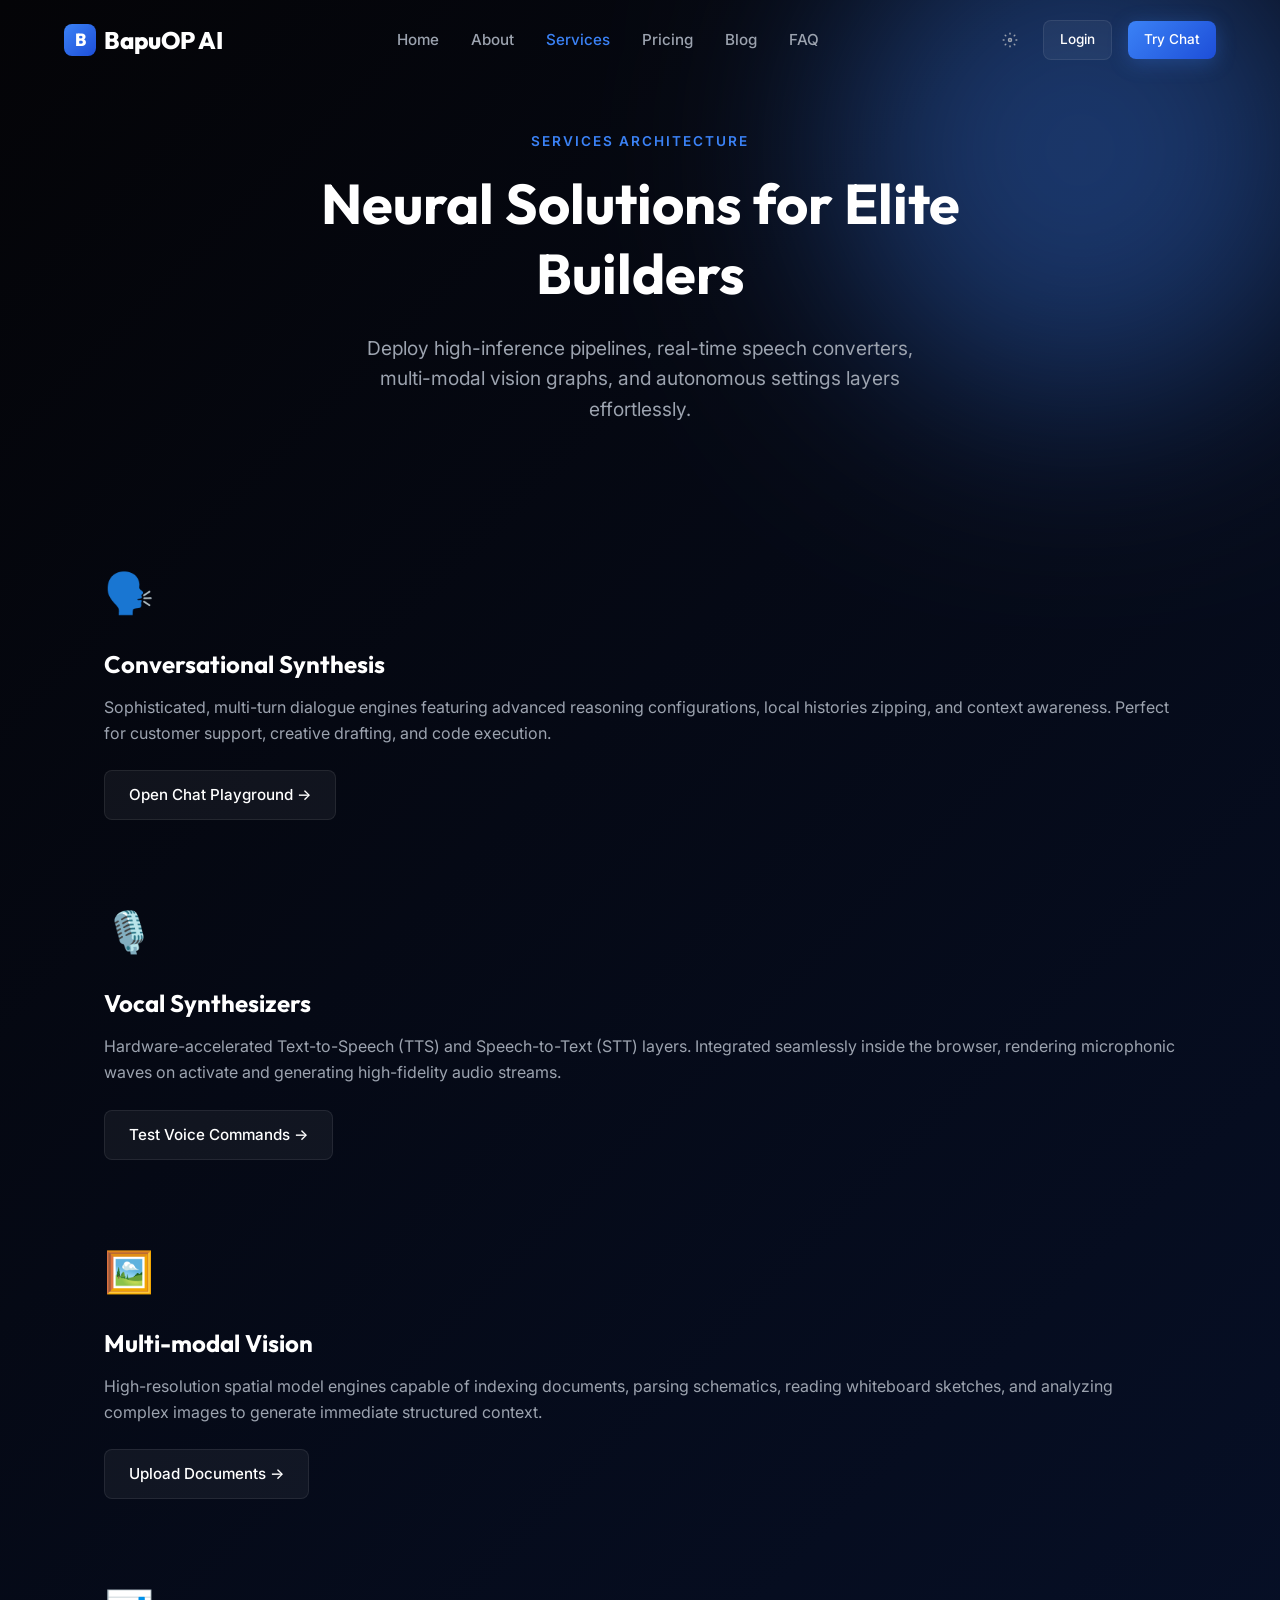
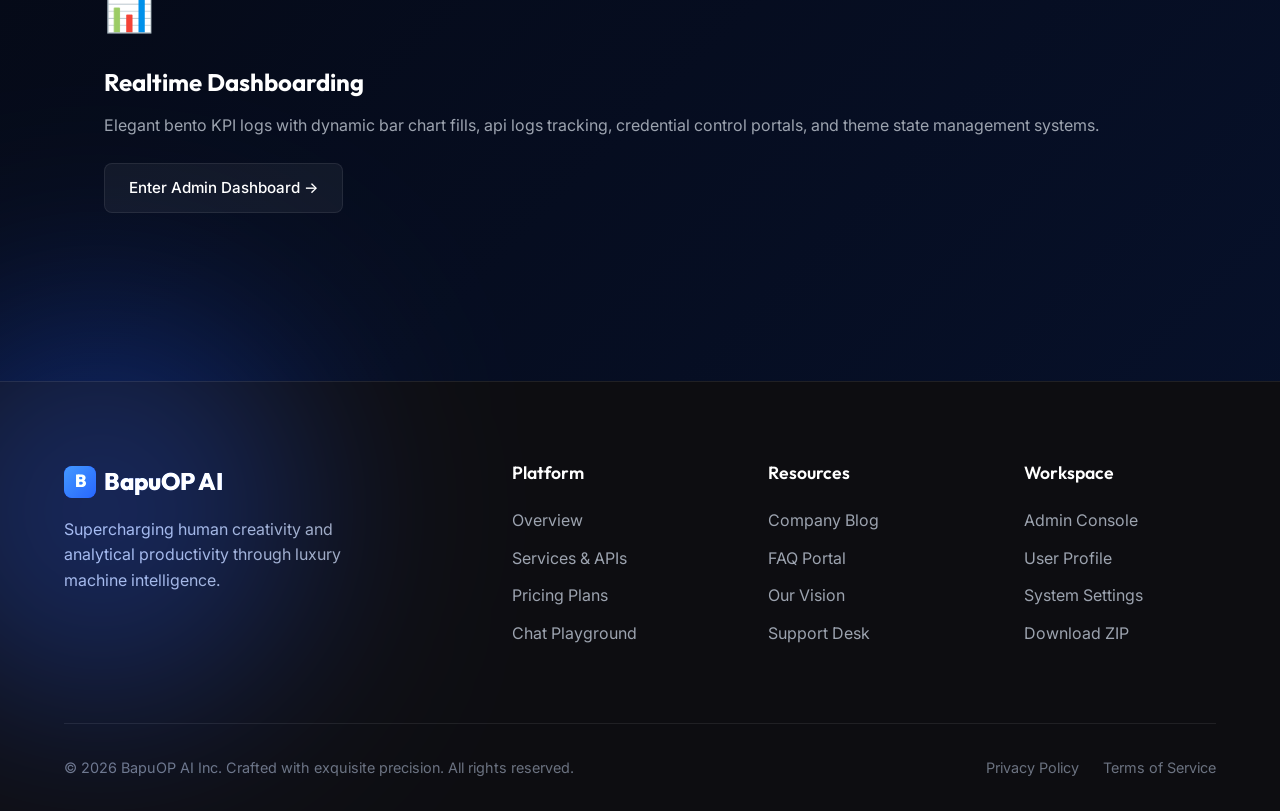
<file: services.html>
<!DOCTYPE html>
<html lang="en">
<head>
  <meta charset="UTF-8">
  <meta name="viewport" content="width=device-width, initial-scale=1.0">
  <title>Our Services - BapuOP AI</title>
  <link rel="stylesheet" href="css/style.css">
  <link rel="stylesheet" href="css/animations.css">
  <link rel="stylesheet" href="css/responsive.css">
</head>
<body class="animated-gradient-bg">

  <div class="ambient-orb orb-1"></div>
  <div class="ambient-orb orb-2"></div>
  <div class="particle-container"></div>
  <div class="cursor-glow"></div>

  <!-- Header -->
  <header>
    <div class="container nav-container">
      <a href="index.html" class="logo">
        <div class="logo-icon">B</div>
        <span>BapuOP AI</span>
      </a>
      <ul class="nav-menu">
        <li><a href="index.html" class="nav-link">Home</a></li>
        <li><a href="about.html" class="nav-link">About</a></li>
        <li><a href="services.html" class="nav-link active">Services</a></li>
        <li><a href="pricing.html" class="nav-link">Pricing</a></li>
        <li><a href="blog.html" class="nav-link">Blog</a></li>
        <li><a href="faq.html" class="nav-link">FAQ</a></li>
      </ul>
      <div class="nav-actions">
        <button class="theme-toggle-btn" aria-label="Toggle theme">
          <svg class="moon-icon" style="display:none; width: 18px; height: 18px;" fill="none" stroke="currentColor" stroke-width="2" viewBox="0 0 24 24"><path stroke-linecap="round" stroke-linejoin="round" d="M20.354 15.354A9 9 0 018.646 3.646 9.003 9.003 0 0012 21a9.003 9.003 0 008.354-5.646z"></path></svg>
          <svg class="sun-icon" style="width: 18px; height: 18px;" fill="none" stroke="currentColor" stroke-width="2" viewBox="0 0 24 24"><path stroke-linecap="round" stroke-linejoin="round" d="M12 3v1m0 16v1m9-9h-1M4 12H3m15.364-6.364l-.707.707M6.343 17.657l-.707.707m12.728 0l-.707-.707M6.343 6.343l-.707-.707M14 12a2 2 0 11-4 0 2 2 0 014 0z"></path></svg>
        </button>
        <a href="auth/login.html" class="btn btn-secondary" style="padding: 0.5rem 1rem; font-size: 0.85rem;">Login</a>
        <a href="chat/chat.html" class="btn btn-primary" style="padding: 0.5rem 1rem; font-size: 0.85rem;">Try Chat</a>
        <button class="mobile-nav-toggle" aria-label="Toggle navigation">☰</button>
      </div>
    </div>
  </header>

  <!-- Main Content -->
  <main style="padding-top: 8rem; position: relative; z-index: 10;">
    <section class="container" style="text-align: center; margin-bottom: 6rem;">
      <span class="reveal" style="font-size: 0.85rem; font-weight: 600; text-transform: uppercase; letter-spacing: 0.15em; color: var(--accent-primary); margin-bottom: 1rem; display: inline-block;">
        SERVICES ARCHITECTURE
      </span>
      <h1 class="reveal reveal-delay-1" style="font-size: 3.5rem; margin-bottom: 1.5rem; max-width: 800px; margin-left: auto; margin-right: auto;">
        Neural Solutions for Elite Builders
      </h1>
      <p class="reveal reveal-delay-2" style="font-size: 1.2rem; color: var(--text-secondary); max-width: 600px; margin: 0 auto; font-weight: 400;">
        Deploy high-inference pipelines, real-time speech converters, multi-modal vision graphs, and autonomous settings layers effortlessly.
      </p>
    </section>

    <!-- Services Grid -->
    <section class="container" style="margin-bottom: 8rem;">
      <div class="bento-grid" style="grid-template-columns: repeat(2, 1fr);">
        
        <!-- Service 1 -->
        <div class="dashboard-card reveal-scale" style="padding: 2.5rem; justify-content: space-between;">
          <div>
            <div style="font-size: 2.5rem; margin-bottom: 1.5rem;">🗣️</div>
            <h3 style="font-size: 1.5rem; margin-bottom: 1rem;">Conversational Synthesis</h3>
            <p style="color: var(--text-secondary); font-size: 1rem; line-height: 1.6; margin-bottom: 1.5rem;">
              Sophisticated, multi-turn dialogue engines featuring advanced reasoning configurations, local histories zipping, and context awareness. Perfect for customer support, creative drafting, and code execution.
            </p>
          </div>
          <a href="chat/chat.html" class="btn btn-secondary" style="align-self: flex-start;">Open Chat Playground →</a>
        </div>

        <!-- Service 2 -->
        <div class="dashboard-card reveal-scale" style="padding: 2.5rem; justify-content: space-between;">
          <div>
            <div style="font-size: 2.5rem; margin-bottom: 1.5rem;">🎙️</div>
            <h3 style="font-size: 1.5rem; margin-bottom: 1rem;">Vocal Synthesizers</h3>
            <p style="color: var(--text-secondary); font-size: 1rem; line-height: 1.6; margin-bottom: 1.5rem;">
              Hardware-accelerated Text-to-Speech (TTS) and Speech-to-Text (STT) layers. Integrated seamlessly inside the browser, rendering microphonic waves on activate and generating high-fidelity audio streams.
            </p>
          </div>
          <a href="chat/chat.html" class="btn btn-secondary" style="align-self: flex-start;">Test Voice Commands →</a>
        </div>

        <!-- Service 3 -->
        <div class="dashboard-card reveal-scale" style="padding: 2.5rem; justify-content: space-between;">
          <div>
            <div style="font-size: 2.5rem; margin-bottom: 1.5rem;">🖼️</div>
            <h3 style="font-size: 1.5rem; margin-bottom: 1rem;">Multi-modal Vision</h3>
            <p style="color: var(--text-secondary); font-size: 1rem; line-height: 1.6; margin-bottom: 1.5rem;">
              High-resolution spatial model engines capable of indexing documents, parsing schematics, reading whiteboard sketches, and analyzing complex images to generate immediate structured context.
            </p>
          </div>
          <a href="chat/chat.html" class="btn btn-secondary" style="align-self: flex-start;">Upload Documents →</a>
        </div>

        <!-- Service 4 -->
        <div class="dashboard-card reveal-scale" style="padding: 2.5rem; justify-content: space-between;">
          <div>
            <div style="font-size: 2.5rem; margin-bottom: 1.5rem;">📊</div>
            <h3 style="font-size: 1.5rem; margin-bottom: 1rem;">Realtime Dashboarding</h3>
            <p style="color: var(--text-secondary); font-size: 1rem; line-height: 1.6; margin-bottom: 1.5rem;">
              Elegant bento KPI logs with dynamic bar chart fills, api logs tracking, credential control portals, and theme state management systems.
            </p>
          </div>
          <a href="dashboard/dashboard.html" class="btn btn-secondary" style="align-self: flex-start;">Enter Admin Dashboard →</a>
        </div>

      </div>
    </section>
  </main>

  <!-- Footer -->
  <footer>
    <div class="container">
      <div class="footer-grid">
        <div class="footer-info">
          <a href="index.html" class="logo">
            <div class="logo-icon">B</div>
            <span>BapuOP AI</span>
          </a>
          <p>Supercharging human creativity and analytical productivity through luxury machine intelligence.</p>
        </div>
        
        <div>
          <h4 class="footer-heading">Platform</h4>
          <ul class="footer-links">
            <li><a href="index.html">Overview</a></li>
            <li><a href="services.html">Services & APIs</a></li>
            <li><a href="pricing.html">Pricing Plans</a></li>
            <li><a href="chat/chat.html">Chat Playground</a></li>
          </ul>
        </div>
        
        <div>
          <h4 class="footer-heading">Resources</h4>
          <ul class="footer-links">
            <li><a href="blog.html">Company Blog</a></li>
            <li><a href="faq.html">FAQ Portal</a></li>
            <li><a href="about.html">Our Vision</a></li>
            <li><a href="contact.html">Support Desk</a></li>
          </ul>
        </div>

        <div>
          <h4 class="footer-heading">Workspace</h4>
          <ul class="footer-links">
            <li><a href="dashboard/dashboard.html">Admin Console</a></li>
            <li><a href="dashboard/profile.html">User Profile</a></li>
            <li><a href="dashboard/settings.html">System Settings</a></li>
            <li><a href="/api/download-zip">Download ZIP</a></li>
          </ul>
        </div>
      </div>
      
      <div class="footer-bottom">
        <span>&copy; 2026 BapuOP AI Inc. Crafted with exquisite precision. All rights reserved.</span>
        <div class="footer-legal-links">
          <a href="privacy.html">Privacy Policy</a>
          <a href="terms.html">Terms of Service</a>
        </div>
      </div>
    </div>
  </footer>

  <script src="js/theme.js"></script>
  <script src="js/animations.js"></script>
  <script src="js/main.js"></script>
</body>
</html>
</file>
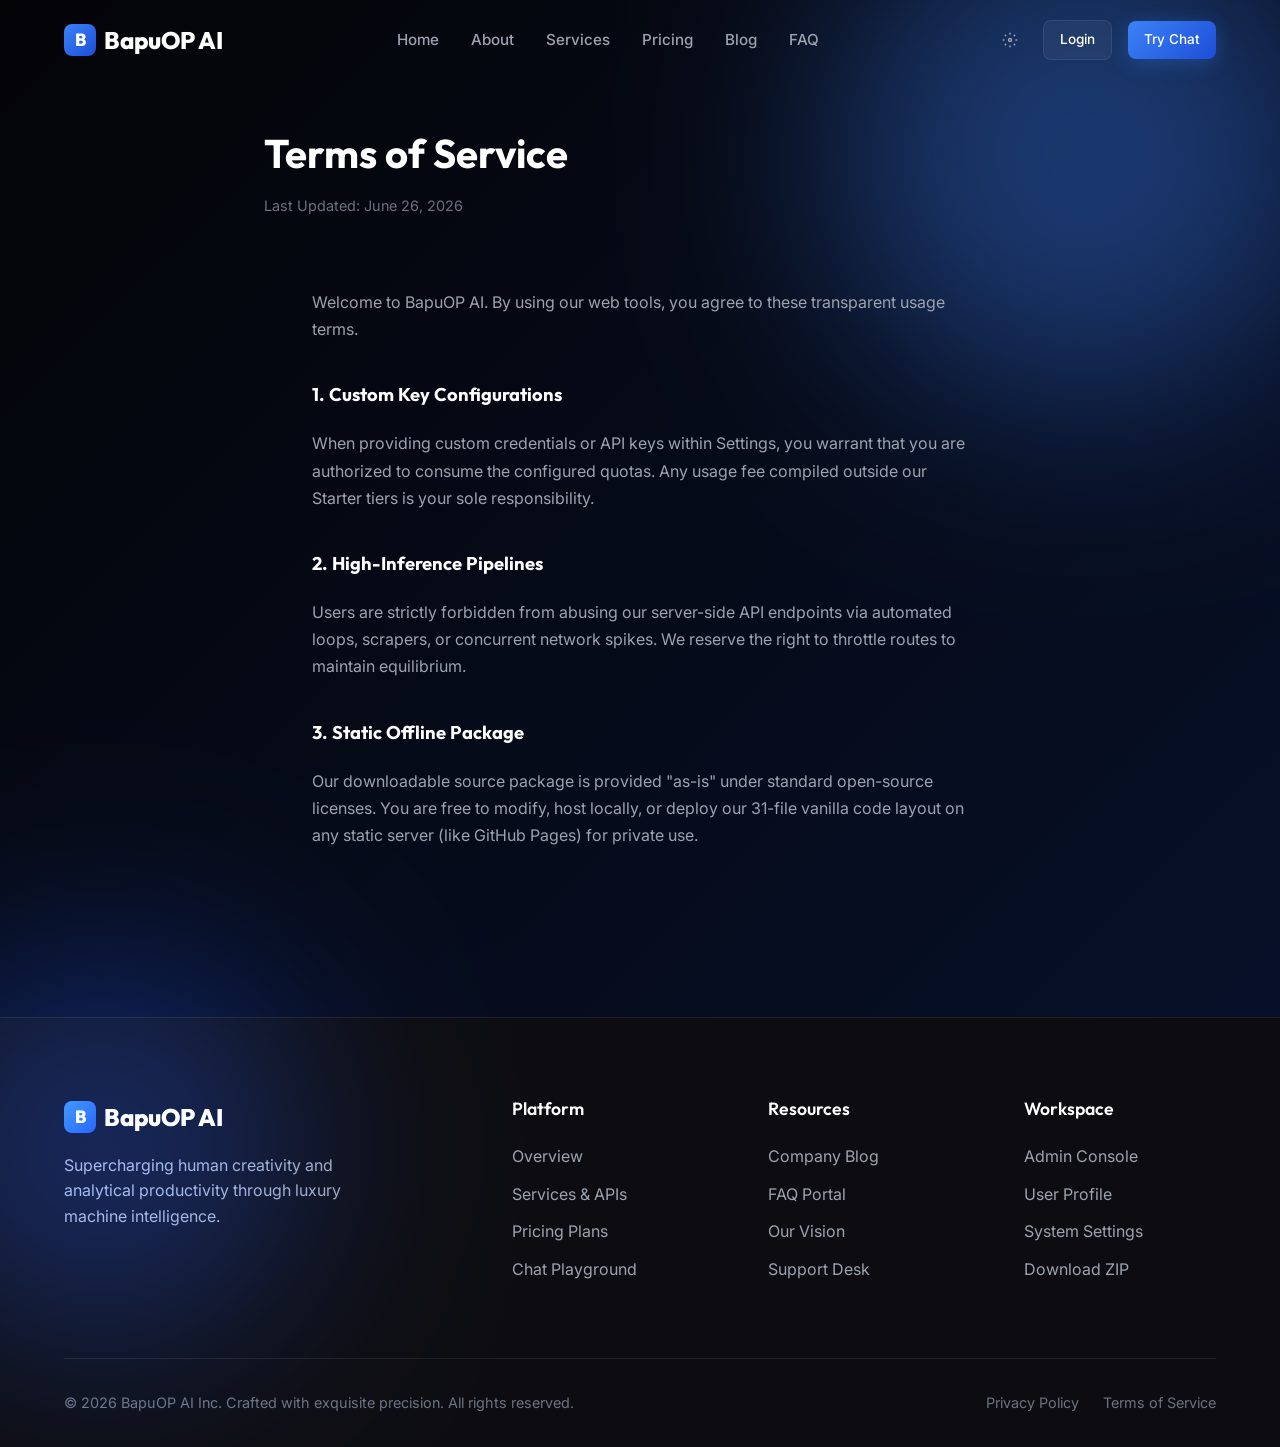
<file: terms.html>
<!DOCTYPE html>
<html lang="en">
<head>
  <meta charset="UTF-8">
  <meta name="viewport" content="width=device-width, initial-scale=1.0">
  <title>Terms of Service - BapuOP AI</title>
  <link rel="stylesheet" href="css/style.css">
  <link rel="stylesheet" href="css/animations.css">
  <link rel="stylesheet" href="css/responsive.css">
</head>
<body class="animated-gradient-bg">

  <div class="ambient-orb orb-1"></div>
  <div class="ambient-orb orb-2"></div>
  <div class="particle-container"></div>
  <div class="cursor-glow"></div>

  <!-- Header -->
  <header>
    <div class="container nav-container">
      <a href="index.html" class="logo">
        <div class="logo-icon">B</div>
        <span>BapuOP AI</span>
      </a>
      <ul class="nav-menu">
        <li><a href="index.html" class="nav-link">Home</a></li>
        <li><a href="about.html" class="nav-link">About</a></li>
        <li><a href="services.html" class="nav-link">Services</a></li>
        <li><a href="pricing.html" class="nav-link">Pricing</a></li>
        <li><a href="blog.html" class="nav-link">Blog</a></li>
        <li><a href="faq.html" class="nav-link">FAQ</a></li>
      </ul>
      <div class="nav-actions">
        <button class="theme-toggle-btn" aria-label="Toggle theme">
          <svg class="moon-icon" style="display:none; width: 18px; height: 18px;" fill="none" stroke="currentColor" stroke-width="2" viewBox="0 0 24 24"><path stroke-linecap="round" stroke-linejoin="round" d="M20.354 15.354A9 9 0 018.646 3.646 9.003 9.003 0 0012 21a9.003 9.003 0 008.354-5.646z"></path></svg>
          <svg class="sun-icon" style="width: 18px; height: 18px;" fill="none" stroke="currentColor" stroke-width="2" viewBox="0 0 24 24"><path stroke-linecap="round" stroke-linejoin="round" d="M12 3v1m0 16v1m9-9h-1M4 12H3m15.364-6.364l-.707.707M6.343 17.657l-.707.707m12.728 0l-.707-.707M6.343 6.343l-.707-.707M14 12a2 2 0 11-4 0 2 2 0 014 0z"></path></svg>
        </button>
        <a href="auth/login.html" class="btn btn-secondary" style="padding: 0.5rem 1rem; font-size: 0.85rem;">Login</a>
        <a href="chat/chat.html" class="btn btn-primary" style="padding: 0.5rem 1rem; font-size: 0.85rem;">Try Chat</a>
        <button class="mobile-nav-toggle" aria-label="Toggle navigation">☰</button>
      </div>
    </div>
  </header>

  <!-- Content -->
  <main style="padding-top: 8rem; position: relative; z-index: 10;">
    <section class="container" style="max-width: 800px; margin-bottom: 8rem;">
      <h1 style="font-size: 2.5rem; margin-bottom: 1rem;">Terms of Service</h1>
      <p style="color: var(--text-muted); font-size: 0.9rem; margin-bottom: 2rem;">Last Updated: June 26, 2026</p>
      
      <div class="dashboard-card" style="padding: 2.5rem 3rem; display: flex; flex-direction: column; gap: 1.5rem; line-height: 1.7; color: var(--text-secondary);">
        <p>Welcome to BapuOP AI. By using our web tools, you agree to these transparent usage terms.</p>
        
        <h3 style="color: var(--text-primary); font-size: 1.15rem; margin-top: 1rem;">1. Custom Key Configurations</h3>
        <p>When providing custom credentials or API keys within Settings, you warrant that you are authorized to consume the configured quotas. Any usage fee compiled outside our Starter tiers is your sole responsibility.</p>

        <h3 style="color: var(--text-primary); font-size: 1.15rem; margin-top: 1rem;">2. High-Inference Pipelines</h3>
        <p>Users are strictly forbidden from abusing our server-side API endpoints via automated loops, scrapers, or concurrent network spikes. We reserve the right to throttle routes to maintain equilibrium.</p>

        <h3 style="color: var(--text-primary); font-size: 1.15rem; margin-top: 1rem;">3. Static Offline Package</h3>
        <p>Our downloadable source package is provided "as-is" under standard open-source licenses. You are free to modify, host locally, or deploy our 31-file vanilla code layout on any static server (like GitHub Pages) for private use.</p>
      </div>
    </section>
  </main>

  <!-- Footer -->
  <footer>
    <div class="container">
      <div class="footer-grid">
        <div class="footer-info">
          <a href="index.html" class="logo">
            <div class="logo-icon">B</div>
            <span>BapuOP AI</span>
          </a>
          <p>Supercharging human creativity and analytical productivity through luxury machine intelligence.</p>
        </div>
        
        <div>
          <h4 class="footer-heading">Platform</h4>
          <ul class="footer-links">
            <li><a href="index.html">Overview</a></li>
            <li><a href="services.html">Services & APIs</a></li>
            <li><a href="pricing.html">Pricing Plans</a></li>
            <li><a href="chat/chat.html">Chat Playground</a></li>
          </ul>
        </div>
        
        <div>
          <h4 class="footer-heading">Resources</h4>
          <ul class="footer-links">
            <li><a href="blog.html">Company Blog</a></li>
            <li><a href="faq.html">FAQ Portal</a></li>
            <li><a href="about.html">Our Vision</a></li>
            <li><a href="contact.html">Support Desk</a></li>
          </ul>
        </div>

        <div>
          <h4 class="footer-heading">Workspace</h4>
          <ul class="footer-links">
            <li><a href="dashboard/dashboard.html">Admin Console</a></li>
            <li><a href="dashboard/profile.html">User Profile</a></li>
            <li><a href="dashboard/settings.html">System Settings</a></li>
            <li><a href="/api/download-zip">Download ZIP</a></li>
          </ul>
        </div>
      </div>
      
      <div class="footer-bottom">
        <span>&copy; 2026 BapuOP AI Inc. Crafted with exquisite precision. All rights reserved.</span>
        <div class="footer-legal-links">
          <a href="privacy.html">Privacy Policy</a>
          <a href="terms.html">Terms of Service</a>
        </div>
      </div>
    </div>
  </footer>

  <script src="js/theme.js"></script>
  <script src="js/animations.js"></script>
  <script src="js/main.js"></script>
</body>
</html>
</file>
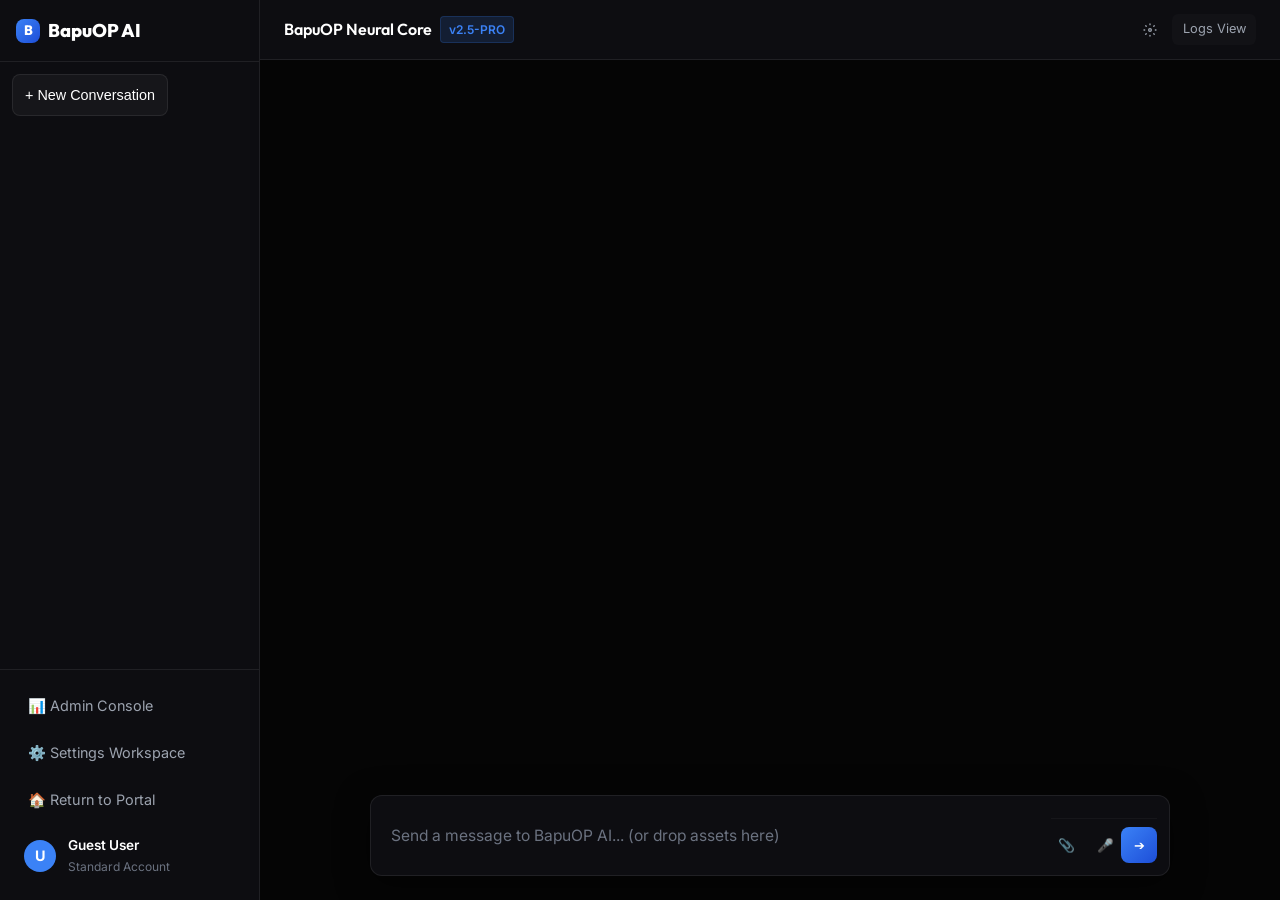
<file: chat/chat.html>
<!DOCTYPE html>
<html lang="en">
<head>
  <meta charset="UTF-8">
  <meta name="viewport" content="width=device-width, initial-scale=1.0">
  <title>Chat Workspace - BapuOP AI</title>
  
  <!-- Stylesheets (Using relative paths out of /chat/) -->
  <link rel="stylesheet" href="../css/style.css">
  <link rel="stylesheet" href="../css/chat.css">
  <link rel="stylesheet" href="../css/animations.css">
  <link rel="stylesheet" href="../css/responsive.css">
</head>
<body>

  <!-- Chat Page Overlay for Mobile sidebar -->
  <div class="chat-overlay"></div>

  <!-- Main Chat Workspace Layout -->
  <div class="chat-wrapper">
    
    <!-- Sidebar component -->
    <aside class="chat-sidebar">
      <div class="sidebar-header">
        <a href="../index.html" class="logo" style="font-size: 1.15rem;">
          <div class="logo-icon" style="width: 24px; height: 24px; font-size: 0.85rem;">B</div>
          <span>BapuOP AI</span>
        </a>
      </div>
      
      <div style="padding: 0.75rem 0.75rem 0;">
        <button class="new-chat-btn" id="new-chat-btn">
          <span>+ New Conversation</span>
        </button>
      </div>

      <!-- Scrollable conversations history -->
      <div class="sidebar-history" id="sidebar-history">
        <!-- Will be dynamically loaded by chat.js -->
        <div style="text-align: center; color: var(--text-muted); font-size: 0.8rem; margin-top: 2rem;">No Saved Chats</div>
      </div>

      <div class="sidebar-footer">
        <!-- Settings Link -->
        <a href="../dashboard/dashboard.html" class="history-item" style="padding: 0.5rem 0.75rem;">
          <span>📊 Admin Console</span>
        </a>
        <a href="../dashboard/settings.html" class="history-item" style="padding: 0.5rem 0.75rem;">
          <span>⚙️ Settings Workspace</span>
        </a>
        <a href="../index.html" class="history-item" style="padding: 0.5rem 0.75rem;">
          <span>🏠 Return to Portal</span>
        </a>
        
        <!-- Active User widget -->
        <a href="../dashboard/profile.html" class="sidebar-user">
          <div class="sidebar-user-avatar">U</div>
          <div style="display:flex; flex-direction:column; overflow:hidden;">
            <span class="dashboard-user-name" style="font-size: 0.85rem; font-weight:600; white-space:nowrap; text-overflow:ellipsis;">Guest User</span>
            <span style="font-size:0.75rem; color:var(--text-muted); white-space:nowrap; text-overflow:ellipsis;">Standard Account</span>
          </div>
        </a>
      </div>
    </aside>

    <!-- Main Chat panel content -->
    <main class="chat-container">
      
      <!-- Top header strip -->
      <div class="chat-header">
        <div style="display:flex; align-items:center; gap:0.75rem;">
          <!-- Mobile sidebar toggle trigger hamburger -->
          <button class="mobile-chat-toggle" style="display:none; font-size: 1.5rem;" aria-label="Toggle sidebar">☰</button>
          
          <div class="chat-model-info">
            <span style="font-weight:600; font-family: var(--font-display); font-size: 1rem;">BapuOP Neural Core</span>
            <span class="model-badge">v2.5-PRO</span>
          </div>
        </div>

        <div style="display:flex; align-items:center; gap:0.5rem;">
          <!-- Theme selector inside chat -->
          <button class="theme-toggle-btn" aria-label="Toggle theme" style="padding:0.4rem;">
            <svg class="moon-icon" style="display:none; width: 16px; height: 16px;" fill="none" stroke="currentColor" stroke-width="2" viewBox="0 0 24 24"><path stroke-linecap="round" stroke-linejoin="round" d="M20.354 15.354A9 9 0 018.646 3.646 9.003 9.003 0 0012 21a9.003 9.003 0 008.354-5.646z"></path></svg>
            <svg class="sun-icon" style="width: 16px; height: 16px;" fill="none" stroke="currentColor" stroke-width="2" viewBox="0 0 24 24"><path stroke-linecap="round" stroke-linejoin="round" d="M12 3v1m0 16v1m9-9h-1M4 12H3m15.364-6.364l-.707.707M6.343 17.657l-.707.707m12.728 0l-.707-.707M6.343 6.343l-.707-.707M14 12a2 2 0 11-4 0 2 2 0 014 0z"></path></svg>
          </button>
          <a href="history.html" class="history-item" style="padding: 0.35rem 0.65rem; font-size: 0.8rem; background: rgba(255,255,255,0.02); border-radius: 6px;">Logs View</a>
        </div>
      </div>

      <!-- Scrollable Message list -->
      <div class="chat-messages" id="chat-messages">
        
        <!-- Welcome empty state screen (Visible when starting new chat) -->
        <div class="chat-welcome" id="chat-welcome">
          <div class="welcome-icon">B</div>
          <h2 style="font-family: var(--font-display); font-size: 1.75rem; margin-bottom: 0.5rem;">How can BapuOP assist you?</h2>
          <p style="color:var(--text-secondary); font-size: 0.95rem;">Ask complex questions, upload data contexts, or command voice-driven tasks instantly.</p>
          
          <!-- Suggestion Cards grid -->
          <div class="chat-suggestions">
            <div class="suggestion-card">
              <h4>🎨 UI Styling Advice</h4>
              <p>Analyze Space Grotesk display parameters on mobile screens.</p>
            </div>
            <div class="suggestion-card">
              <h4>🛡️ local-storage Isolation</h4>
              <p>Explain how static sandboxing guarantees credential privacy.</p>
            </div>
            <div class="suggestion-card">
              <h4>🛰️ Dynamic bar charts</h4>
              <p>Show me an elegant pure CSS responsive gauge template.</p>
            </div>
            <div class="suggestion-card">
              <h4>⚡ Premium Inference</h4>
              <p>Why do accelerated pipelines elevate dialogue flows?</p>
            </div>
          </div>
        </div>

      </div>

      <!-- Chat input submission bar -->
      <div class="chat-input-container">
        <div class="chat-input-box">
          
          <!-- Image upload previews row -->
          <div class="upload-preview-container" id="upload-preview"></div>
          
          <!-- Microphone waveforms -->
          <div class="voice-wave-container" id="voice-waves" style="display:none;">
            <span style="font-size: 0.8rem; color:var(--accent-primary); font-weight:600; margin-right: 0.5rem;">Vocal Streaming:</span>
            <div class="voice-wave"></div>
            <div class="voice-wave"></div>
            <div class="voice-wave"></div>
            <div class="voice-wave"></div>
          </div>

          <!-- Main Input row -->
          <div class="chat-input-row">
            <!-- Hidden inputs -->
            <input type="file" id="hidden-file-input" style="display:none;" accept="image/*,text/*,application/pdf" multiple>
            
            <textarea class="chat-textarea" id="chat-textarea" placeholder="Send a message to BapuOP AI... (or drop assets here)"></textarea>
            
            <!-- Controls left -->
            <div class="chat-actions">
              <div class="chat-actions-left">
                <!-- Attach button -->
                <button class="chat-tool-btn" id="upload-file-btn" title="Attach assets (images/texts/pdfs)">
                  📎
                </button>
                <!-- Voice button -->
                <button class="chat-tool-btn" id="voice-input-btn" title="Vocal Dictation">
                  🎤
                </button>
              </div>
              
              <!-- Send button -->
              <button class="chat-send-btn" id="chat-send-btn" aria-label="Send message">
                ➔
              </button>
            </div>
          </div>

        </div>
      </div>

    </main>
  </div>

  <!-- Core Scripts -->
  <script src="../js/theme.js"></script>
  <script src="../js/animations.js"></script>
  <script src="../js/voice.js"></script>
  <script src="../js/upload.js"></script>
  <script src="../js/chat.js"></script>

  <!-- Sync user name instantly -->
  <script>
    document.addEventListener('DOMContentLoaded', () => {
      const savedName = localStorage.getItem('bapuop_user_name') || 'Guest User';
      const widgets = document.querySelectorAll('.dashboard-user-name');
      widgets.forEach(w => w.textContent = savedName);
    });
  </script>
</body>
</html>
</file>
<file: css/style.css>
/*
 * BapuOP AI - Premium Style Sheet
 * Global variables, typography, layout, scrollbars, and dark/light system presets
 */

@import url('https://fonts.googleapis.com/css2?family=Inter:wght@300;400;500;600;700&family=Outfit:wght@400;500;600;700;800&family=JetBrains+Mono:wght@400;500&display=swap');

:root {
  /* Fonts */
  --font-sans: 'Inter', -apple-system, BlinkMacSystemFont, "Segoe UI", Roboto, sans-serif;
  --font-display: 'Outfit', sans-serif;
  --font-mono: 'JetBrains Mono', monospace;

  /* Theme Colors - Elegant Dark Mode (Default) */
  --bg-primary: #050505;
  --bg-secondary: #0d0d11;
  --bg-tertiary: #141419;
  --text-primary: #ffffff;
  --text-secondary: #9ca3af;
  --text-muted: #6b7280;
  
  --accent-primary: #3b82f6; /* Elegant Royal Blue */
  --accent-secondary: #1d4ed8; /* Darker Royal Blue */
  --accent-glow: rgba(59, 130, 246, 0.15);
  --border-color: rgba(255, 255, 255, 0.08);
  --glass-bg: rgba(15, 15, 15, 0.75);
  --glass-border: rgba(255, 255, 255, 0.08);
  --glass-blur: 20px;
  
  --card-shadow: 0 8px 32px 0 rgba(0, 0, 0, 0.5);
  --transition-smooth: all 0.3s cubic-bezier(0.4, 0, 0.2, 1);
}

:root.light {
  /* Theme Colors - Light Mode (With Blue Accents for Cohesion) */
  --bg-primary: #fafafa;
  --bg-secondary: #ffffff;
  --bg-tertiary: #f3f4f6;
  --text-primary: #111827;
  --text-secondary: #4b5563;
  --text-muted: #9ca3af;
  
  --accent-primary: #3b82f6;
  --accent-secondary: #1d4ed8;
  --accent-glow: rgba(59, 130, 246, 0.08);
  --border-color: rgba(0, 0, 0, 0.08);
  --glass-bg: rgba(255, 255, 255, 0.7);
  --glass-border: rgba(0, 0, 0, 0.06);
  
  --card-shadow: 0 8px 32px 0 rgba(59, 130, 246, 0.06);
}

/* Global Reset */
*, *::before, *::after {
  box-sizing: border-box;
  margin: 0;
  padding: 0;
}

html {
  font-family: var(--font-sans);
  background-color: var(--bg-primary);
  color: var(--text-primary);
  scroll-behavior: smooth;
  font-size: 16px;
  overflow-x: hidden;
}

body {
  min-height: 100vh;
  line-height: 1.6;
  position: relative;
  overflow-x: hidden;
}

/* Custom Scrollbar */
::-webkit-scrollbar {
  width: 8px;
  height: 8px;
}

::-webkit-scrollbar-track {
  background: var(--bg-primary);
}

::-webkit-scrollbar-thumb {
  background: var(--bg-tertiary);
  border-radius: 4px;
}

::-webkit-scrollbar-thumb:hover {
  background: var(--accent-primary);
}

/* Layout Utilities */
.container {
  width: 100%;
  max-width: 1200px;
  margin: 0 auto;
  padding: 0 1.5rem;
}

/* Glassmorphism Classes */
.glass {
  background: var(--glass-bg);
  backdrop-filter: blur(var(--glass-blur));
  -webkit-backdrop-filter: blur(var(--glass-blur));
  border: 1px solid var(--glass-border);
  box-shadow: var(--card-shadow);
  border-radius: 12px;
}

.glass-hover {
  transition: var(--transition-smooth);
}

.glass-hover:hover {
  transform: translateY(-4px);
  border-color: rgba(59, 130, 246, 0.3);
  box-shadow: 0 12px 40px 0 rgba(59, 130, 246, 0.15);
}

/* Buttons */
.btn {
  display: inline-flex;
  align-items: center;
  justify-content: center;
  gap: 0.5rem;
  padding: 0.75rem 1.5rem;
  font-family: var(--font-sans);
  font-weight: 500;
  font-size: 0.95rem;
  border-radius: 8px;
  border: none;
  cursor: pointer;
  transition: var(--transition-smooth);
  text-decoration: none;
}

.btn-primary {
  background: linear-gradient(135deg, var(--accent-primary), var(--accent-secondary));
  color: #ffffff;
  box-shadow: 0 4px 20px rgba(59, 130, 246, 0.3);
}

.btn-primary:hover {
  transform: translateY(-2px);
  box-shadow: 0 6px 24px rgba(59, 130, 246, 0.45);
}

.btn-secondary {
  background: rgba(255, 255, 255, 0.05);
  color: var(--text-primary);
  border: 1px solid var(--glass-border);
}

.btn-secondary:hover {
  background: rgba(255, 255, 255, 0.1);
  transform: translateY(-2px);
}

/* Typography Utilities */
h1, h2, h3, h4, h5, h6 {
  font-family: var(--font-display);
  font-weight: 700;
  line-height: 1.25;
  color: var(--text-primary);
}

.gradient-text {
  background: linear-gradient(135deg, #60a5fa, #3b82f6, #1d4ed8);
  -webkit-background-clip: text;
  -webkit-text-fill-color: transparent;
  background-clip: text;
}

/* Cursor Glow Effect */
.cursor-glow {
  position: fixed;
  width: 400px;
  height: 400px;
  background: radial-gradient(circle, var(--accent-glow) 0%, rgba(59, 130, 246, 0) 70%);
  border-radius: 50%;
  pointer-events: none;
  z-index: 9999;
  transform: translate(-50%, -50%);
  transition: opacity 0.3s ease;
  opacity: 0;
}

body:hover .cursor-glow {
  opacity: 1;
}

/* Navigation Bar */
header {
  position: fixed;
  top: 0;
  left: 0;
  width: 100%;
  z-index: 1000;
  transition: var(--transition-smooth);
  padding: 1.25rem 0;
}

header.scrolled {
  padding: 0.75rem 0;
  background: rgba(10, 10, 12, 0.85);
  backdrop-filter: blur(12px);
  border-bottom: 1px solid var(--glass-border);
}

header.scrolled.light {
  background: rgba(250, 250, 250, 0.85);
}

.nav-container {
  display: flex;
  align-items: center;
  justify-content: space-between;
}

.logo {
  display: flex;
  align-items: center;
  gap: 0.5rem;
  font-family: var(--font-display);
  font-weight: 800;
  font-size: 1.5rem;
  text-decoration: none;
  color: var(--text-primary);
}

.logo-icon {
  width: 32px;
  height: 32px;
  background: linear-gradient(135deg, var(--accent-primary), var(--accent-secondary));
  border-radius: 8px;
  display: flex;
  align-items: center;
  justify-content: center;
  color: #fff;
  font-weight: 800;
  font-size: 1.1rem;
}

.nav-menu {
  display: flex;
  align-items: center;
  gap: 2rem;
  list-style: none;
}

.nav-link {
  text-decoration: none;
  color: var(--text-secondary);
  font-weight: 500;
  font-size: 0.95rem;
  transition: var(--transition-smooth);
}

.nav-link:hover, .nav-link.active {
  color: var(--accent-primary);
}

.nav-actions {
  display: flex;
  align-items: center;
  gap: 1rem;
}

/* Theme Toggle */
.theme-toggle-btn {
  background: none;
  border: none;
  color: var(--text-secondary);
  cursor: pointer;
  padding: 0.5rem;
  border-radius: 50%;
  display: flex;
  align-items: center;
  justify-content: center;
  transition: var(--transition-smooth);
}

.theme-toggle-btn:hover {
  background: rgba(255, 255, 255, 0.05);
  color: var(--accent-primary);
}

/* Mobile Nav Toggle */
.mobile-nav-toggle {
  display: none;
  background: none;
  border: none;
  color: var(--text-primary);
  font-size: 1.5rem;
  cursor: pointer;
}

/* Footer styling */
footer {
  background: var(--bg-secondary);
  border-top: 1px solid var(--border-color);
  padding: 5rem 0 2rem;
}

.footer-grid {
  display: grid;
  grid-template-columns: 2fr 1fr 1fr 1fr;
  gap: 4rem;
  margin-bottom: 4rem;
}

.footer-info p {
  color: var(--text-secondary);
  margin-top: 1rem;
  max-width: 320px;
}

.footer-heading {
  font-size: 1.1rem;
  font-weight: 600;
  margin-bottom: 1.5rem;
}

.footer-links {
  list-style: none;
}

.footer-links li {
  margin-bottom: 0.75rem;
}

.footer-links a {
  color: var(--text-secondary);
  text-decoration: none;
  transition: var(--transition-smooth);
}

.footer-links a:hover {
  color: var(--accent-primary);
}

.footer-bottom {
  display: flex;
  justify-content: space-between;
  align-items: center;
  padding-top: 2rem;
  border-top: 1px solid var(--border-color);
  color: var(--text-muted);
  font-size: 0.9rem;
}

.footer-legal-links {
  display: flex;
  gap: 1.5rem;
}

.footer-legal-links a {
  color: var(--text-muted);
  text-decoration: none;
  transition: var(--transition-smooth);
}

.footer-legal-links a:hover {
  color: var(--accent-primary);
}
</file>
<file: css/animations.css>
/*
 * BapuOP AI - CSS Animations
 * Gradient shifts, floating elements, scrolling effects, and typing cursors
 */

/* Gradient background shift animation */
@keyframes gradientShift {
  0% {
    background-position: 0% 50%;
  }
  50% {
    background-position: 100% 50%;
  }
  100% {
    background-position: 0% 50%;
  }
}

.animated-gradient-bg {
  background: linear-gradient(-45deg, #050505, #080d1a, #030305, #07122e, #040407);
  background-size: 400% 400%;
  animation: gradientShift 15s ease infinite;
}

:root.light .animated-gradient-bg {
  background: linear-gradient(-45deg, #f4f7ff, #ecf2ff, #fafafa, #eff4ff, #f3f4f6);
  background-size: 400% 400%;
  animation: gradientShift 15s ease infinite;
}

/* Float particles animation */
@keyframes floatUp {
  0% {
    transform: translateY(0px) translateX(0px) rotate(0deg);
    opacity: 0;
  }
  10% {
    opacity: 0.4;
  }
  90% {
    opacity: 0.4;
  }
  100% {
    transform: translateY(-100vh) translateX(50px) rotate(360deg);
    opacity: 0;
  }
}

.particle-container {
  position: absolute;
  top: 0;
  left: 0;
  width: 100%;
  height: 100%;
  overflow: hidden;
  pointer-events: none;
  z-index: 1;
}

.particle {
  position: absolute;
  background: radial-gradient(circle, var(--accent-primary) 0%, rgba(59, 130, 246, 0) 70%);
  border-radius: 50%;
  opacity: 0;
  animation: floatUp 12s linear infinite;
  pointer-events: none;
}

/* Shimmer / pulse effects */
@keyframes pulseGlow {
  0%, 100% {
    box-shadow: 0 0 20px rgba(59, 130, 246, 0.2);
  }
  50% {
    box-shadow: 0 0 35px rgba(59, 130, 246, 0.45);
  }
}

.pulse-glow {
  animation: pulseGlow 3s ease-in-out infinite;
}

/* Typing / writing cursor */
@keyframes blink {
  50% { border-color: transparent; }
}

.typing-cursor {
  border-right: 2px solid var(--accent-primary);
  animation: blink 0.75s step-end infinite;
}

/* Fade-in Scroll Animations */
.reveal {
  opacity: 0;
  transform: translateY(30px);
  transition: opacity 0.8s ease-out, transform 0.8s ease-out;
}

.reveal.active {
  opacity: 1;
  transform: translateY(0);
}

.reveal-delay-1 { transition-delay: 0.15s; }
.reveal-delay-2 { transition-delay: 0.3s; }
.reveal-delay-3 { transition-delay: 0.45s; }

/* Scale Reveal for Bento Grids */
.reveal-scale {
  opacity: 0;
  transform: scale(0.95);
  transition: opacity 0.8s cubic-bezier(0.4, 0, 0.2, 1), transform 0.8s cubic-bezier(0.4, 0, 0.2, 1);
}

.reveal-scale.active {
  opacity: 1;
  transform: scale(1);
}

/* Floating orb animation */
@keyframes floatingOrb {
  0%, 100% {
    transform: translate(0px, 0px) scale(1);
  }
  33% {
    transform: translate(30px, -50px) scale(1.1);
  }
  66% {
    transform: translate(-20px, 20px) scale(0.95);
  }
}

.ambient-orb {
  position: absolute;
  filter: blur(100px);
  border-radius: 50%;
  z-index: 0;
  opacity: 0.35;
  pointer-events: none;
  mix-blend-mode: plus-lighter;
}

:root.light .ambient-orb {
  opacity: 0.15;
  mix-blend-mode: multiply;
}

.orb-1 {
  width: 500px;
  height: 500px;
  background: var(--accent-primary);
  top: -100px;
  right: -50px;
  animation: floatingOrb 18s ease-in-out infinite;
}

.orb-2 {
  width: 400px;
  height: 400px;
  background: var(--accent-secondary);
  bottom: 100px;
  left: -100px;
  animation: floatingOrb 22s ease-in-out infinite alternate;
}

/* Rotate Glow Ring */
@keyframes rotateGlow {
  0% { transform: rotate(0deg); }
  100% { transform: rotate(360deg); }
}

.glow-card-ring {
  position: relative;
  overflow: hidden;
}

.glow-card-ring::before {
  content: '';
  position: absolute;
  top: -50%;
  left: -50%;
  width: 200%;
  height: 200%;
  background: conic-gradient(from 0deg, transparent, var(--accent-primary), transparent 30%, transparent, var(--accent-secondary), transparent 80%);
  animation: rotateGlow 8s linear infinite;
  z-index: 0;
  pointer-events: none;
  opacity: 0;
  transition: opacity 0.5s ease;
}

.glow-card-ring:hover::before {
  opacity: 0.6;
}

.glow-card-ring-content {
  position: relative;
  z-index: 1;
  background: var(--bg-secondary);
  border-radius: inherit;
  height: 100%;
}
</file>
<file: css/responsive.css>
/*
 * BapuOP AI - Responsive Stylesheet
 * Standard media queries for responsive typography, mobile layouts, and sidebars
 */

/* Medium Devices (Tablets, less than 992px) */
@media (max-width: 991.98px) {
  html {
    font-size: 15px;
  }
  
  .footer-grid {
    grid-template-columns: 1fr 1fr;
    gap: 3rem;
  }
  
  /* Bento layouts on dashboard */
  .bento-grid {
    grid-template-columns: 1fr 1fr;
  }
  
  .bento-col-2 {
    grid-column: span 2;
  }
}

/* Small Devices (Mobile, less than 768px) */
@media (max-width: 767.98px) {
  html {
    font-size: 14px;
  }

  /* Navigation menu mobile toggling */
  .mobile-nav-toggle {
    display: block;
    z-index: 1001;
  }

  .nav-menu {
    position: fixed;
    top: 0;
    right: -100%;
    width: 280px;
    height: 100vh;
    background: var(--bg-secondary);
    border-left: 1px solid var(--border-color);
    flex-direction: column;
    align-items: flex-start;
    padding: 6rem 2rem 2rem;
    gap: 1.5rem;
    transition: right 0.4s cubic-bezier(0.4, 0, 0.2, 1);
    z-index: 1000;
  }

  .nav-menu.open {
    right: 0;
  }

  .nav-actions {
    margin-right: 2.5rem;
  }

  /* Footer */
  .footer-grid {
    grid-template-columns: 1fr;
    gap: 2rem;
  }

  .footer-bottom {
    flex-direction: column;
    gap: 1.5rem;
    text-align: center;
  }

  /* Chat Page Sidebar Mobile Toggle */
  .chat-wrapper {
    position: relative;
  }

  .chat-sidebar {
    position: absolute;
    top: 0;
    left: -260px;
    height: 100%;
    z-index: 1002;
  }

  .chat-sidebar.open {
    transform: translateX(260px);
  }

  /* Overlay for when mobile sidebar is open */
  .chat-overlay {
    display: none;
    position: absolute;
    top: 0;
    left: 0;
    width: 100%;
    height: 100%;
    background: rgba(0, 0, 0, 0.5);
    backdrop-filter: blur(4px);
    z-index: 1001;
  }

  .chat-overlay.active {
    display: block;
  }

  /* Show mobile toggle inside Chat headers */
  .mobile-chat-toggle {
    display: flex !important;
    background: none;
    border: none;
    color: var(--text-primary);
    cursor: pointer;
    font-size: 1.25rem;
  }

  /* Dashboard grids */
  .bento-grid {
    grid-template-columns: 1fr;
  }

  .bento-col-2, .bento-col-3 {
    grid-column: span 1;
  }

  .dashboard-sidebar {
    position: absolute;
    left: -260px;
    z-index: 1002;
    transition: transform 0.3s ease;
  }

  .dashboard-sidebar.open {
    transform: translateX(260px);
  }

  .form-grid {
    grid-template-columns: 1fr;
  }

  .form-group-full {
    grid-column: span 1;
  }

  .profile-avatar-section {
    flex-direction: column;
    text-align: center;
    gap: 1rem;
  }
}

/* Extra Small Devices (Portrait Phones, less than 576px) */
@media (max-width: 575.98px) {
  .hero h1 {
    font-size: 2.5rem;
  }
  
  .suggestion-card {
    grid-column: span 2;
  }
  
  .chat-input-box {
    padding: 0.5rem;
  }
  
  .chat-textarea {
    font-size: 0.9rem;
  }
  
  .badge-grid {
    grid-template-columns: 1fr;
  }
  
  .social-buttons-grid {
    grid-template-columns: 1fr;
  }
}
</file>
<file: css/chat.css>
/*
 * BapuOP AI - Chat Stylesheet
 * Custom styling for the ChatGPT-style AI Chat interface and historical logs
 */

.chat-wrapper {
  display: flex;
  height: 100vh;
  width: 100vw;
  overflow: hidden;
  background-color: var(--bg-primary);
}

/* Sidebar styling */
.chat-sidebar {
  width: 260px;
  background: var(--bg-secondary);
  border-right: 1px solid var(--border-color);
  display: flex;
  flex-direction: column;
  transition: transform 0.3s cubic-bezier(0.4, 0, 0.2, 1);
  z-index: 100;
  height: 100%;
}

.sidebar-header {
  padding: 1rem;
  border-bottom: 1px solid var(--border-color);
  display: flex;
  gap: 0.5rem;
}

.new-chat-btn {
  flex: 1;
  display: flex;
  align-items: center;
  justify-content: center;
  gap: 0.5rem;
  padding: 0.75rem;
  background: rgba(255, 255, 255, 0.04);
  border: 1px solid var(--glass-border);
  border-radius: 8px;
  color: var(--text-primary);
  font-size: 0.9rem;
  font-weight: 500;
  cursor: pointer;
  transition: var(--transition-smooth);
}

.new-chat-btn:hover {
  background: rgba(59, 130, 246, 0.1);
  border-color: var(--accent-primary);
  transform: translateY(-1px);
}

.sidebar-history {
  flex: 1;
  overflow-y: auto;
  padding: 0.75rem;
  display: flex;
  flex-direction: column;
  gap: 0.4rem;
}

.history-item {
  display: flex;
  align-items: center;
  gap: 0.75rem;
  padding: 0.65rem 0.75rem;
  border-radius: 6px;
  color: var(--text-secondary);
  font-size: 0.9rem;
  text-decoration: none;
  cursor: pointer;
  transition: var(--transition-smooth);
  position: relative;
  overflow: hidden;
}

.history-item:hover, .history-item.active {
  background: rgba(255, 255, 255, 0.05);
  color: var(--text-primary);
}

.history-item.active {
  border-left: 3px solid var(--accent-primary);
}

.history-title {
  white-space: nowrap;
  overflow: hidden;
  text-overflow: ellipsis;
  flex: 1;
}

.delete-history-btn {
  opacity: 0;
  background: none;
  border: none;
  color: var(--text-muted);
  cursor: pointer;
  padding: 0.2rem;
  border-radius: 4px;
  transition: var(--transition-smooth);
}

.history-item:hover .delete-history-btn {
  opacity: 1;
}

.delete-history-btn:hover {
  color: #ef4444;
  background: rgba(239, 68, 68, 0.1);
}

.sidebar-footer {
  padding: 1rem;
  border-top: 1px solid var(--border-color);
  display: flex;
  flex-direction: column;
  gap: 0.5rem;
}

.sidebar-user {
  display: flex;
  align-items: center;
  gap: 0.75rem;
  color: var(--text-primary);
  text-decoration: none;
  padding: 0.5rem;
  border-radius: 8px;
  transition: var(--transition-smooth);
}

.sidebar-user:hover {
  background: rgba(255, 255, 255, 0.04);
}

.sidebar-user-avatar {
  width: 32px;
  height: 32px;
  border-radius: 50%;
  background: var(--accent-primary);
  display: flex;
  align-items: center;
  justify-content: center;
  font-weight: bold;
  color: #fff;
  font-size: 0.9rem;
}

/* Chat container styling */
.chat-container {
  flex: 1;
  display: flex;
  flex-direction: column;
  height: 100%;
  position: relative;
}

.chat-header {
  height: 60px;
  border-bottom: 1px solid var(--border-color);
  display: flex;
  align-items: center;
  justify-content: space-between;
  padding: 0 1.5rem;
  background: var(--bg-secondary);
}

.chat-model-info {
  display: flex;
  align-items: center;
  gap: 0.5rem;
}

.model-badge {
  font-size: 0.75rem;
  font-weight: 600;
  padding: 0.2rem 0.5rem;
  border-radius: 4px;
  background: rgba(59, 130, 246, 0.15);
  color: var(--accent-primary);
  border: 1px solid rgba(59, 130, 246, 0.2);
}

/* Conversation window */
.chat-messages {
  flex: 1;
  overflow-y: auto;
  padding: 2rem 0;
  display: flex;
  flex-direction: column;
  gap: 1.5rem;
}

.chat-message-row {
  width: 100%;
  display: flex;
  justify-content: center;
  padding: 0 1.5rem;
}

.chat-message-row.user-row {
  background-color: transparent;
}

.chat-message-row.ai-row {
  background-color: rgba(255, 255, 255, 0.01);
  border-top: 1px solid rgba(255, 255, 255, 0.02);
  border-bottom: 1px solid rgba(255, 255, 255, 0.02);
  padding: 1.5rem;
}

:root.light .chat-message-row.ai-row {
  background-color: rgba(0, 0, 0, 0.02);
  border-top: 1px solid rgba(0, 0, 0, 0.02);
  border-bottom: 1px solid rgba(0, 0, 0, 0.02);
}

.chat-message-content {
  width: 100%;
  max-width: 800px;
  display: flex;
  gap: 1.25rem;
}

.message-avatar {
  width: 36px;
  height: 36px;
  border-radius: 8px;
  flex-shrink: 0;
  display: flex;
  align-items: center;
  justify-content: center;
}

.user-row .message-avatar {
  background: #3b82f6;
  color: #fff;
}

.ai-row .message-avatar {
  background: linear-gradient(135deg, var(--accent-primary), var(--accent-secondary));
  color: #fff;
}

.message-bubble {
  flex: 1;
  display: flex;
  flex-direction: column;
  gap: 0.5rem;
}

.message-meta {
  display: flex;
  align-items: center;
  justify-content: space-between;
  font-size: 0.8rem;
  color: var(--text-muted);
}

.message-sender {
  font-weight: 600;
  color: var(--text-primary);
}

/* Markdown and layout within chat message */
.message-body {
  font-size: 0.975rem;
  line-height: 1.6;
  color: var(--text-primary);
}

.message-body p {
  margin-bottom: 0.75rem;
}

.message-body p:last-child {
  margin-bottom: 0;
}

/* Markdown Headings */
.message-body h1, .message-body h2, .message-body h3 {
  margin: 1.25rem 0 0.5rem;
  font-weight: 600;
}

.message-body h1 { font-size: 1.4rem; }
.message-body h2 { font-size: 1.2rem; }
.message-body h3 { font-size: 1.1rem; }

/* Markdown Lists */
.message-body ul, .message-body ol {
  margin: 0.5rem 0 0.75rem 1.5rem;
}

.message-body li {
  margin-bottom: 0.25rem;
}

/* Code Blocks Styling */
.code-block-wrapper {
  background: #1e1e24;
  border-radius: 8px;
  border: 1px solid var(--border-color);
  margin: 1rem 0;
  overflow: hidden;
}

.code-header {
  background: #141418;
  padding: 0.5rem 1rem;
  display: flex;
  justify-content: space-between;
  align-items: center;
  border-bottom: 1px solid var(--border-color);
  font-family: var(--font-mono);
  font-size: 0.8rem;
  color: var(--text-secondary);
}

.copy-code-btn {
  background: none;
  border: none;
  color: var(--text-muted);
  cursor: pointer;
  display: flex;
  align-items: center;
  gap: 0.3rem;
  transition: var(--transition-smooth);
}

.copy-code-btn:hover {
  color: var(--text-primary);
}

.code-block-wrapper pre {
  padding: 1rem;
  overflow-x: auto;
  font-family: var(--font-mono);
  font-size: 0.875rem;
  line-height: 1.5;
  color: #e2e8f0;
}

/* Inline Code */
code.inline-code {
  background: rgba(255, 255, 255, 0.08);
  padding: 0.15rem 0.35rem;
  border-radius: 4px;
  font-family: var(--font-mono);
  font-size: 0.875rem;
}

/* Copy Message Button */
.msg-action-btn {
  background: none;
  border: none;
  color: var(--text-muted);
  cursor: pointer;
  padding: 0.25rem;
  border-radius: 4px;
  transition: var(--transition-smooth);
  display: flex;
  align-items: center;
  gap: 0.25rem;
}

.msg-action-btn:hover {
  color: var(--accent-primary);
  background: rgba(59, 130, 246, 0.08);
}

/* Welcome view / landing empty state */
.chat-welcome {
  flex: 1;
  display: flex;
  flex-direction: column;
  align-items: center;
  justify-content: center;
  padding: 2rem;
  text-align: center;
  max-width: 600px;
  margin: 0 auto;
}

.welcome-icon {
  width: 64px;
  height: 64px;
  background: linear-gradient(135deg, var(--accent-primary), var(--accent-secondary));
  border-radius: 16px;
  display: flex;
  align-items: center;
  justify-content: center;
  color: #fff;
  margin-bottom: 1.5rem;
  font-size: 1.8rem;
  font-weight: 800;
}

.chat-suggestions {
  display: grid;
  grid-template-columns: 1fr 1fr;
  gap: 1rem;
  margin-top: 2.5rem;
  width: 100%;
}

.suggestion-card {
  padding: 1rem;
  border-radius: 10px;
  background: rgba(255, 255, 255, 0.02);
  border: 1px solid var(--glass-border);
  cursor: pointer;
  text-align: left;
  transition: var(--transition-smooth);
}

.suggestion-card:hover {
  background: rgba(255, 255, 255, 0.06);
  border-color: var(--accent-primary);
  transform: translateY(-2px);
}

.suggestion-card h4 {
  font-size: 0.9rem;
  margin-bottom: 0.25rem;
}

.suggestion-card p {
  font-size: 0.8rem;
  color: var(--text-secondary);
}

/* Form input styling */
.chat-input-container {
  padding: 1.5rem;
  display: flex;
  justify-content: center;
}

.chat-input-box {
  width: 100%;
  max-width: 800px;
  background: var(--bg-secondary);
  border: 1px solid var(--border-color);
  border-radius: 12px;
  padding: 0.75rem;
  position: relative;
  display: flex;
  flex-direction: column;
  gap: 0.5rem;
  box-shadow: var(--card-shadow);
}

.chat-input-row {
  display: flex;
  align-items: flex-end;
  gap: 0.5rem;
}

.chat-textarea {
  flex: 1;
  background: none;
  border: none;
  resize: none;
  height: 44px;
  min-height: 44px;
  max-height: 200px;
  color: var(--text-primary);
  font-family: var(--font-sans);
  font-size: 0.975rem;
  padding: 0.65rem 0.5rem;
  outline: none;
}

.chat-textarea::placeholder {
  color: var(--text-muted);
}

.chat-actions {
  display: flex;
  align-items: center;
  justify-content: space-between;
  border-top: 1px solid rgba(255, 255, 255, 0.04);
  padding-top: 0.5rem;
}

.chat-actions-left {
  display: flex;
  align-items: center;
  gap: 0.4rem;
}

.chat-tool-btn {
  background: none;
  border: none;
  color: var(--text-secondary);
  cursor: pointer;
  width: 32px;
  height: 32px;
  border-radius: 6px;
  display: flex;
  align-items: center;
  justify-content: center;
  transition: var(--transition-smooth);
}

.chat-tool-btn:hover {
  background: rgba(255, 255, 255, 0.05);
  color: var(--accent-primary);
}

.chat-tool-btn.active {
  color: var(--accent-primary);
  background: rgba(59, 130, 246, 0.1);
}

.chat-send-btn {
  background: linear-gradient(135deg, var(--accent-primary), var(--accent-secondary));
  color: #fff;
  border: none;
  border-radius: 8px;
  width: 36px;
  height: 36px;
  display: flex;
  align-items: center;
  justify-content: center;
  cursor: pointer;
  transition: var(--transition-smooth);
}

.chat-send-btn:hover {
  transform: scale(1.05);
  box-shadow: 0 0 15px rgba(59, 130, 246, 0.4);
}

.chat-send-btn:disabled {
  background: var(--bg-tertiary);
  color: var(--text-muted);
  cursor: not-allowed;
  transform: none;
  box-shadow: none;
}

/* Image upload preview */
.upload-preview-container {
  display: flex;
  gap: 0.5rem;
  flex-wrap: wrap;
  padding: 0 0.5rem;
}

.upload-preview-item {
  position: relative;
  width: 60px;
  height: 60px;
  border-radius: 6px;
  overflow: hidden;
  border: 1px solid var(--border-color);
}

.upload-preview-item img {
  width: 100%;
  height: 100%;
  object-fit: cover;
}

.remove-upload-btn {
  position: absolute;
  top: 2px;
  right: 2px;
  background: rgba(0, 0, 0, 0.6);
  color: #fff;
  border: none;
  border-radius: 50%;
  width: 16px;
  height: 16px;
  font-size: 10px;
  cursor: pointer;
  display: flex;
  align-items: center;
  justify-content: center;
}

/* Voice Input active indicator */
@keyframes voiceWaves {
  0%, 100% { height: 4px; }
  50% { height: 18px; }
}

.voice-wave-container {
  display: flex;
  align-items: center;
  gap: 2px;
  height: 20px;
  padding: 0 0.5rem;
}

.voice-wave {
  width: 3px;
  background: var(--accent-primary);
  border-radius: 2px;
  animation: voiceWaves 1.2s ease-in-out infinite;
}

.voice-wave:nth-child(2) { animation-delay: 0.2s; }
.voice-wave:nth-child(3) { animation-delay: 0.4s; }
.voice-wave:nth-child(4) { animation-delay: 0.6s; }

/* Typing animation */
.typing-bubble {
  display: flex;
  align-items: center;
  gap: 4px;
  padding: 0.5rem 1rem;
}

.typing-dot {
  width: 6px;
  height: 6px;
  background: var(--text-muted);
  border-radius: 50%;
  animation: typingBounce 1.4s infinite ease-in-out both;
}

.typing-dot:nth-child(1) { animation-delay: -0.32s; }
.typing-dot:nth-child(2) { animation-delay: -0.16s; }

@keyframes typingBounce {
  0%, 80%, 100% { transform: scale(0); }
  40% { transform: scale(1); }
}
</file>
